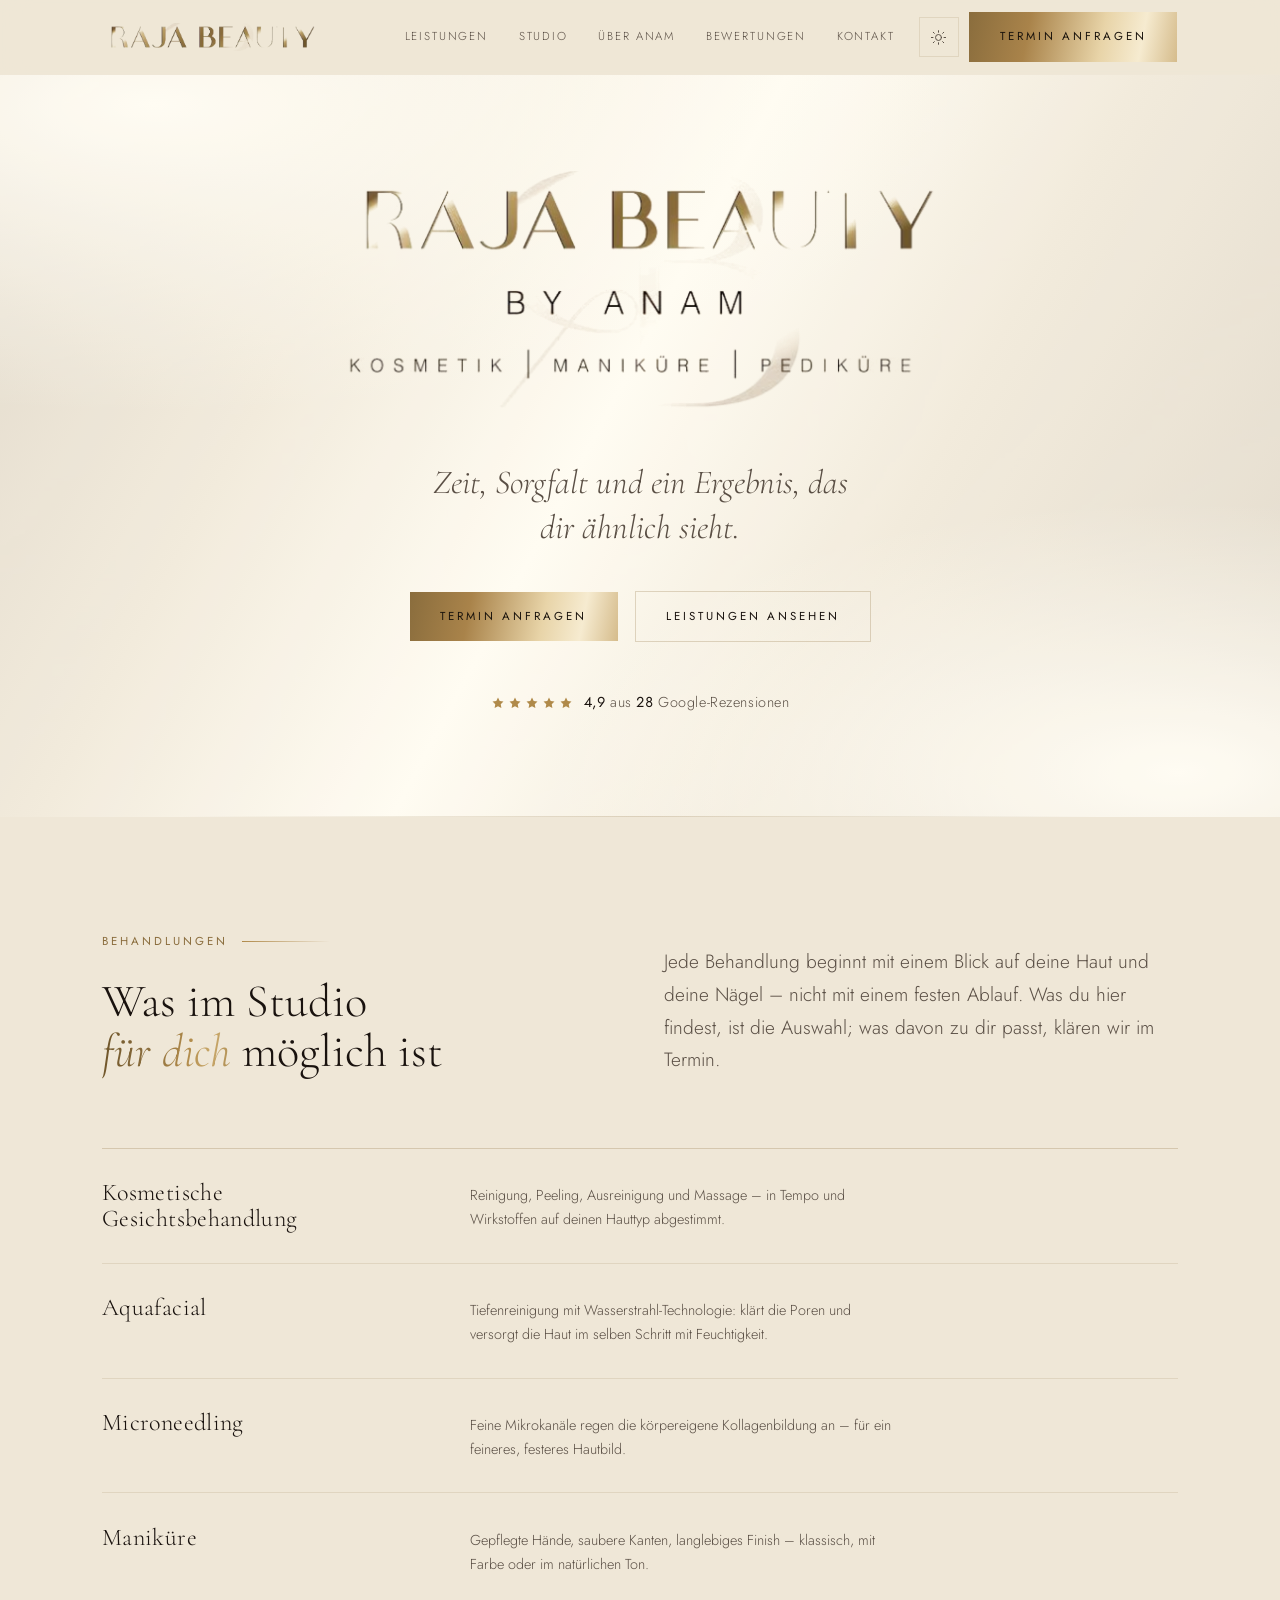
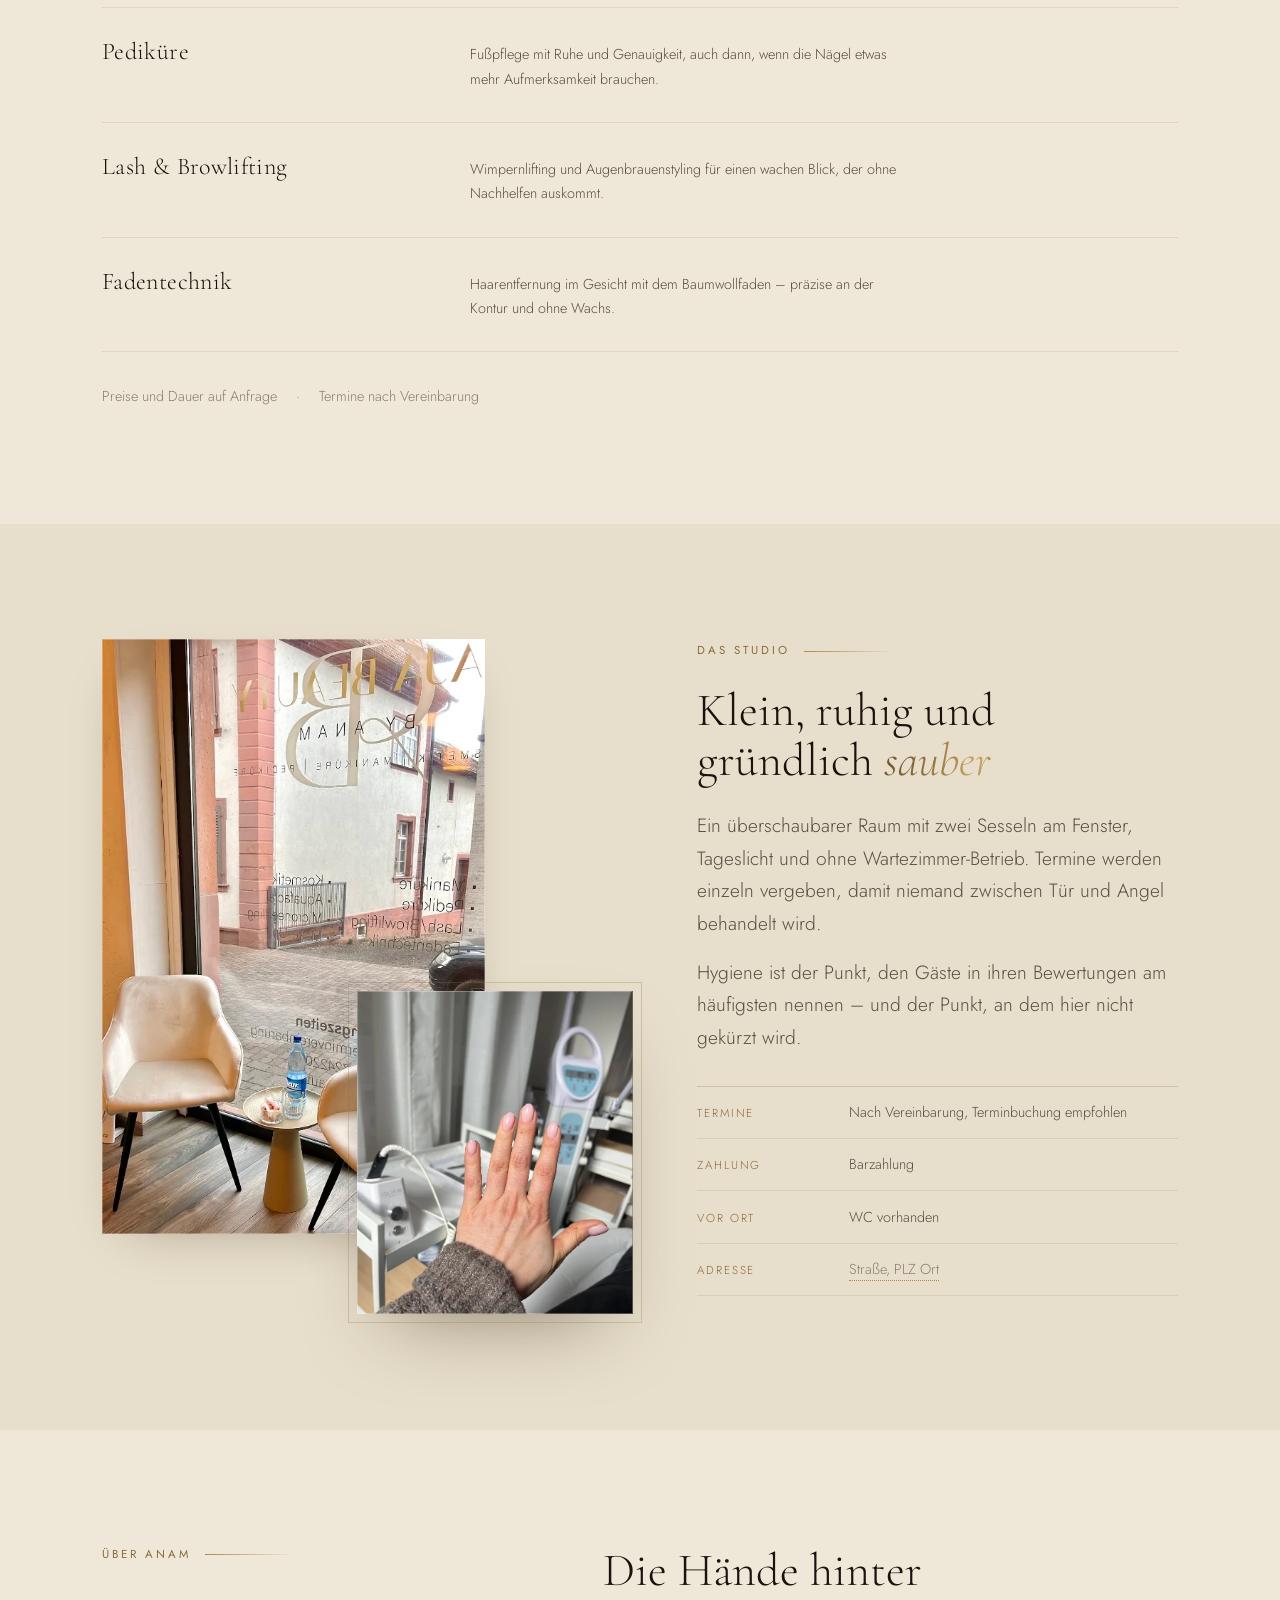
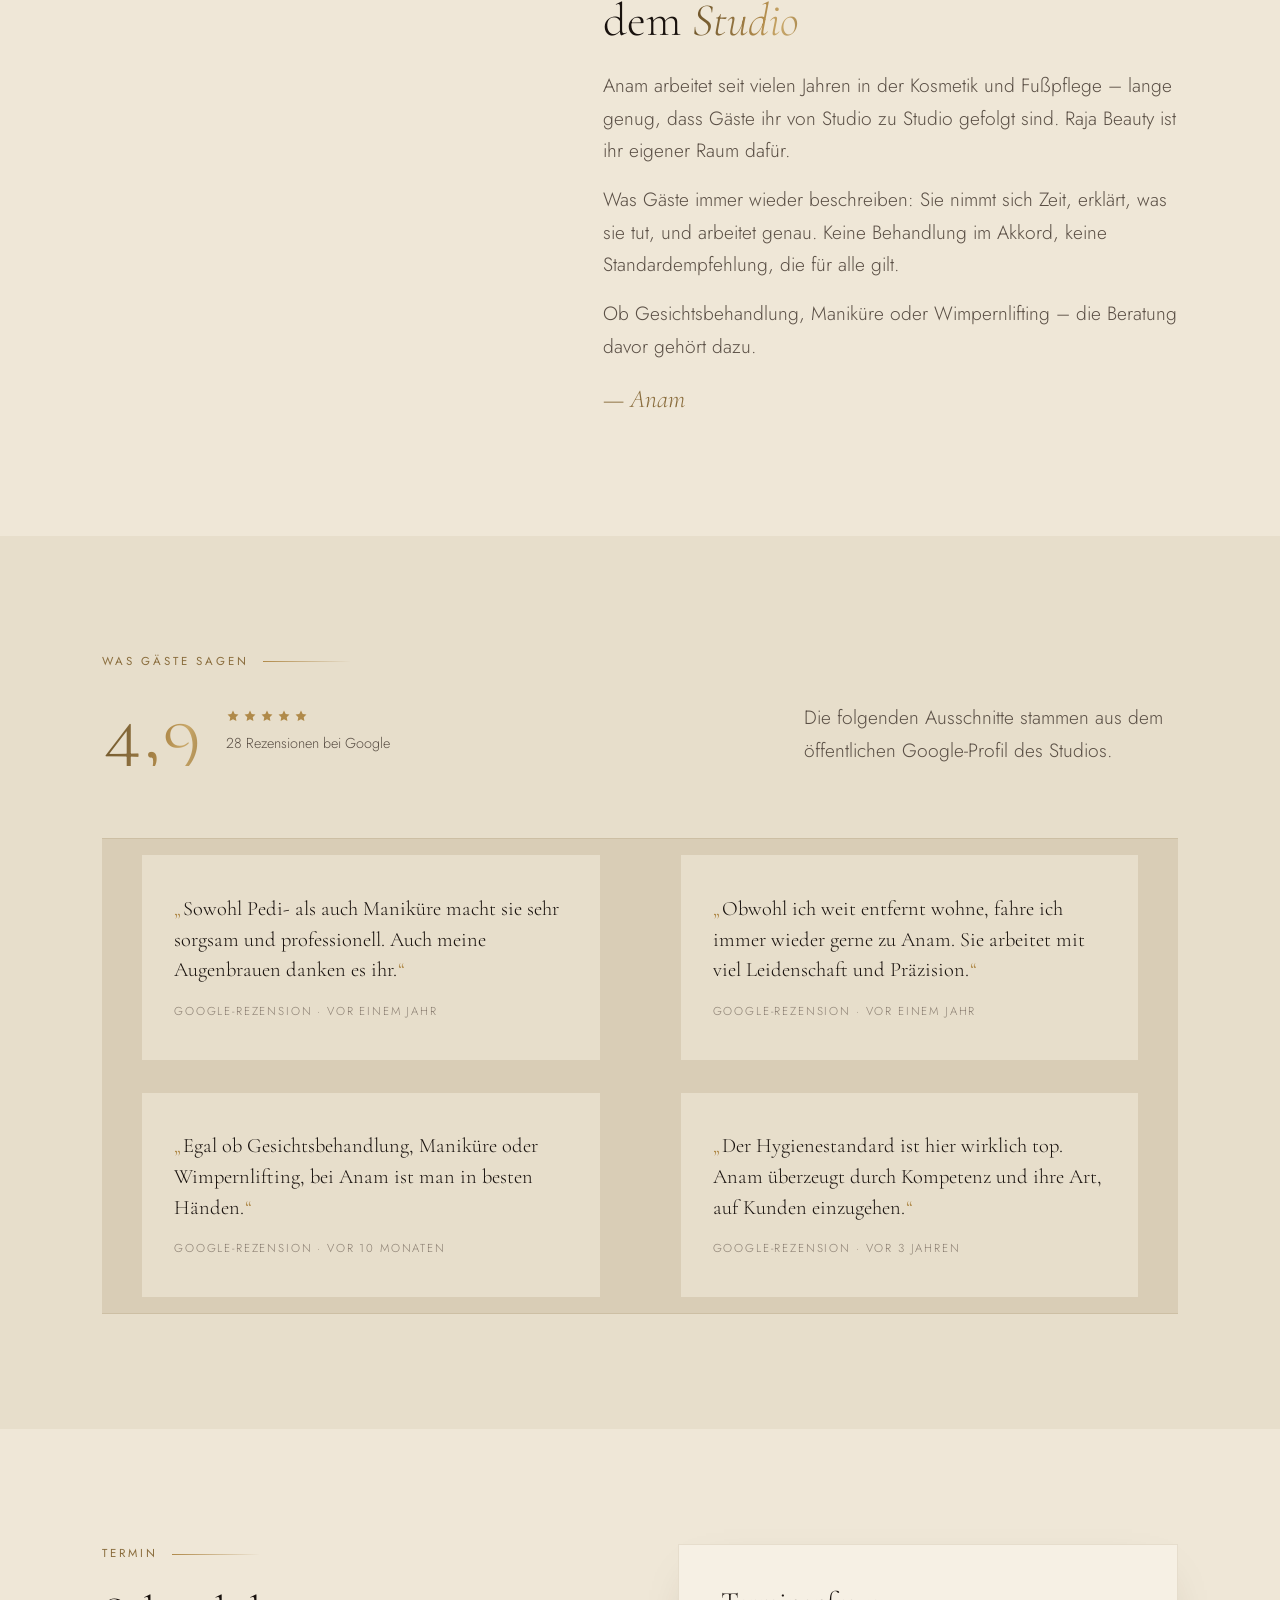
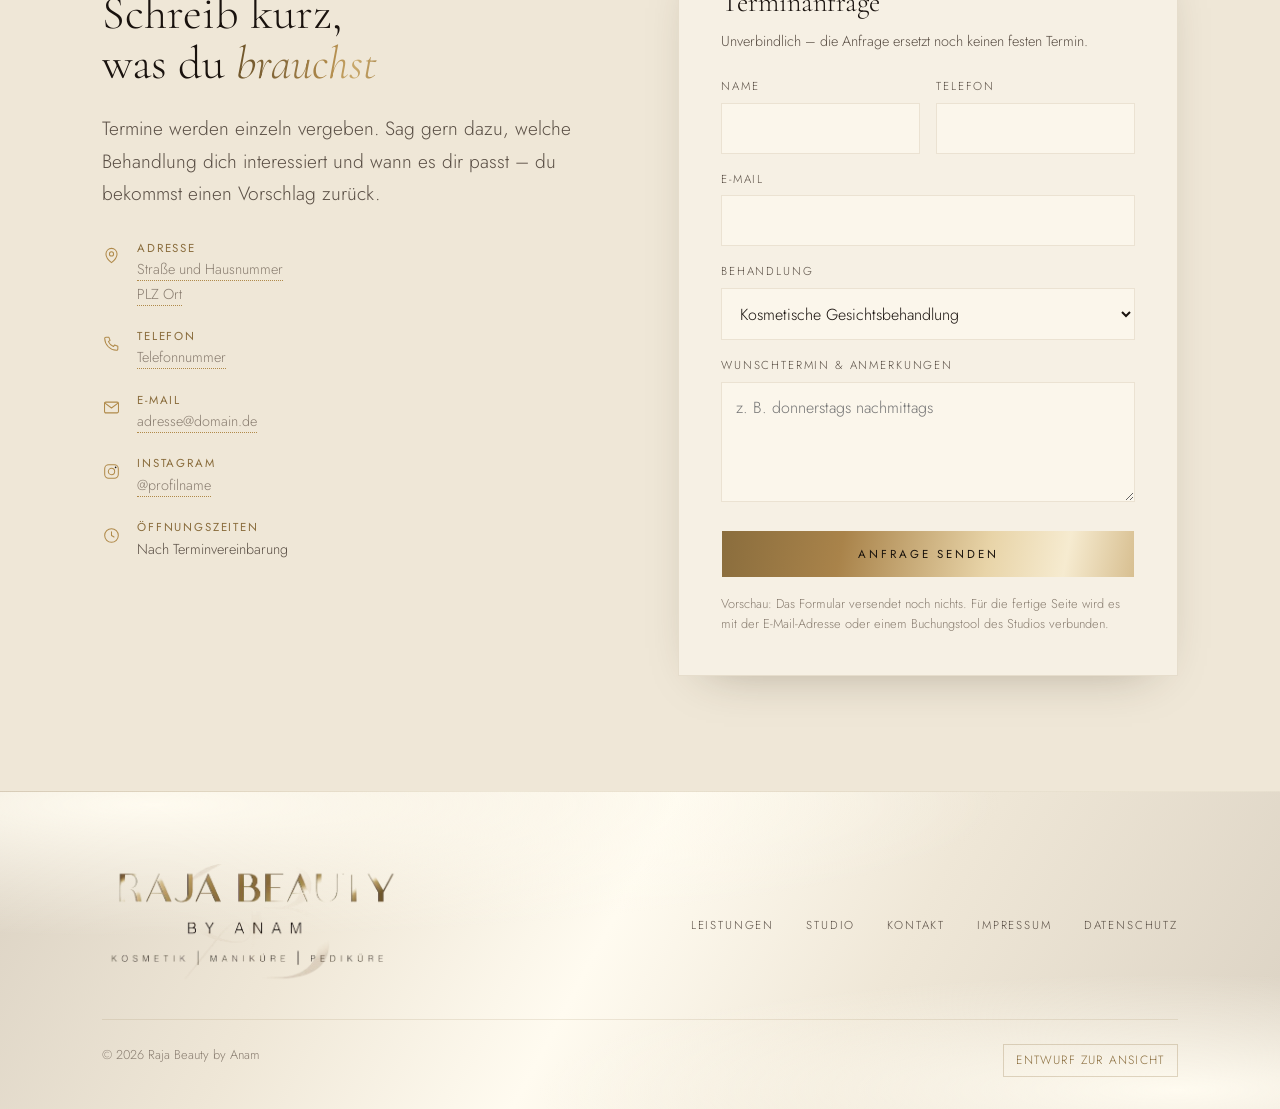
<file: index.html>
<!doctype html>
<html lang="de">
<head>
<meta charset="utf-8">
<meta name="viewport" content="width=device-width, initial-scale=1, viewport-fit=cover">
<title>Raja Beauty by Anam</title>
<meta name="description" content="Kosmetik, Maniküre und Pediküre bei Raja Beauty by Anam – ein kleines Studio mit viel Zeit, hohem Hygienestandard und Behandlungen, die auf dich abgestimmt sind.">
<meta name="theme-color" content="#EFE7D7">

<meta property="og:type" content="website">
<meta property="og:locale" content="de_DE">
<meta property="og:title" content="Raja Beauty by Anam">
<meta property="og:description" content="Kosmetik, Maniküre und Pediküre – mit Sorgfalt, Zeit und Präzision.">
<meta property="og:url" content="https://emilianbleimn.github.io/Raja-Beauty/">
<meta property="og:image" content="https://emilianbleimn.github.io/Raja-Beauty/assets/img/studio.jpg">
<meta property="og:image:alt" content="Sitzecke am Schaufenster des Studios">
<meta name="twitter:card" content="summary_large_image">

<link rel="icon" href="data:image/svg+xml,%3Csvg xmlns='http://www.w3.org/2000/svg' viewBox='0 0 64 64'%3E%3Crect width='64' height='64' fill='%23EFE7D7'/%3E%3Ctext x='32' y='44' font-family='Georgia,serif' font-size='34' fill='%23A9834A' text-anchor='middle'%3ERB%3C/text%3E%3C/svg%3E">

<link rel="preconnect" href="https://fonts.googleapis.com">
<link rel="preconnect" href="https://fonts.gstatic.com" crossorigin>
<link rel="stylesheet" href="https://fonts.googleapis.com/css2?family=Cormorant+Garamond:ital,wght@0,300;0,400;0,500;1,300;1,400&family=Jost:wght@200;300;400;500&display=swap">
<link rel="stylesheet" href="assets/css/style.css">
</head>
<body>

<span id="top" aria-hidden="true"></span>

<svg width="0" height="0" aria-hidden="true" focusable="false" style="position:absolute">
  <symbol id="i-star" viewBox="0 0 24 24"><path d="M12 2.6l2.9 5.9 6.5.9-4.7 4.6 1.1 6.4-5.8-3-5.8 3 1.1-6.4L2.6 9.4l6.5-.9z"/></symbol>
</svg>

<header class="site-header">
  <div class="wrap header-inner">
    <a class="brand" href="#top" aria-label="Zur Startseite – Raja Beauty by Anam">
      <img class="logo-light" src="assets/img/wordmark.png" alt="Raja Beauty" width="605" height="78">
      <img class="logo-dark" src="assets/img/wordmark-dark.png" alt="" aria-hidden="true" width="605" height="78">
    </a>

    <nav class="nav" id="nav" aria-label="Hauptnavigation">
      <a href="#leistungen">Leistungen</a>
      <a href="#studio">Studio</a>
      <a href="#anam">Über Anam</a>
      <a href="#bewertungen">Bewertungen</a>
      <a href="#kontakt">Kontakt</a>
    </nav>

    <div class="header-actions">
      <button class="icon-btn" id="theme-toggle" type="button" aria-label="Helles oder dunkles Design" title="Design wechseln">
        <svg viewBox="0 0 24 24" aria-hidden="true"><circle cx="12" cy="12" r="4.2"/><path d="M12 2.4v2.2M12 19.4v2.2M4.2 12H2M22 12h-2.2M6.1 6.1L4.6 4.6M19.4 19.4l-1.5-1.5M17.9 6.1l1.5-1.5M4.6 19.4l1.5-1.5"/></svg>
      </button>
      <a class="btn btn--solid header-cta" href="#kontakt"><span>Termin anfragen</span></a>
      <button class="icon-btn nav-toggle" id="nav-toggle" type="button" aria-label="Menü öffnen" aria-expanded="false" aria-controls="nav">
        <svg viewBox="0 0 24 24" aria-hidden="true"><path d="M3.5 7h17M3.5 12h17M3.5 17h17"/></svg>
      </button>
    </div>
  </div>
</header>

<main>

  <!-- ================= HELD ================= -->
  <section class="hero">
    <div class="wrap hero-inner">
      <div class="hero-logo">
        <img class="logo-light" src="assets/img/logo.png" alt="Raja Beauty by Anam – Kosmetik, Maniküre, Pediküre" width="625" height="255" fetchpriority="high">
        <img class="logo-dark" src="assets/img/logo-dark.png" alt="" aria-hidden="true" width="625" height="255">
      </div>

      <p class="hero-tagline">Zeit, Sorgfalt und ein Ergebnis, das dir ähnlich sieht.</p>

      <div class="hero-actions">
        <a class="btn btn--solid" href="#kontakt"><span>Termin anfragen</span></a>
        <a class="btn btn--ghost" href="#leistungen"><span>Leistungen ansehen</span></a>
      </div>

      <p class="hero-rating">
        <span class="stars" role="img" aria-label="4,9 von 5 Sternen">
          <svg><use href="#i-star"></use></svg><svg><use href="#i-star"></use></svg><svg><use href="#i-star"></use></svg><svg><use href="#i-star"></use></svg><svg><use href="#i-star"></use></svg>
        </span>
        <span><strong>4,9</strong> aus <strong>28</strong> Google-Rezensionen</span>
      </p>
    </div>
  </section>

  <!-- ================= LEISTUNGEN ================= -->
  <section class="section" id="leistungen">
    <div class="wrap">
      <div class="menu-head reveal">
        <div>
          <p class="eyebrow">Behandlungen</p>
          <h2 style="font-size:var(--fs-h2)">Was im Studio<br><em class="foil" style="font-style:italic">für dich</em> möglich ist</h2>
        </div>
        <p class="lead">Jede Behandlung beginnt mit einem Blick auf deine Haut und deine Nägel – nicht mit einem festen Ablauf. Was du hier findest, ist die Auswahl; was davon zu dir passt, klären wir im Termin.</p>
      </div>

      <div class="treatments reveal">
        <article class="treatment">
          <h3>Kosmetische Gesichtsbehandlung</h3>
          <p>Reinigung, Peeling, Ausreinigung und Massage – in Tempo und Wirkstoffen auf deinen Hauttyp abgestimmt.</p>
        </article>
        <article class="treatment">
          <h3>Aquafacial</h3>
          <p>Tiefenreinigung mit Wasserstrahl-Technologie: klärt die Poren und versorgt die Haut im selben Schritt mit Feuchtigkeit.</p>
        </article>
        <article class="treatment">
          <h3>Microneedling</h3>
          <p>Feine Mikrokanäle regen die körpereigene Kollagenbildung an – für ein feineres, festeres Hautbild.</p>
        </article>
        <article class="treatment">
          <h3>Maniküre</h3>
          <p>Gepflegte Hände, saubere Kanten, langlebiges Finish – klassisch, mit Farbe oder im natürlichen Ton.</p>
        </article>
        <article class="treatment">
          <h3>Pediküre</h3>
          <p>Fußpflege mit Ruhe und Genauigkeit, auch dann, wenn die Nägel etwas mehr Aufmerksamkeit brauchen.</p>
        </article>
        <article class="treatment">
          <h3>Lash&nbsp;&amp;&nbsp;Browlifting</h3>
          <p>Wimpernlifting und Augenbrauenstyling für einen wachen Blick, der ohne Nachhelfen auskommt.</p>
        </article>
        <article class="treatment">
          <h3>Fadentechnik</h3>
          <p>Haarentfernung im Gesicht mit dem Baumwollfaden – präzise an der Kontur und ohne Wachs.</p>
        </article>
      </div>

      <p class="menu-note reveal">
        <span>Preise und Dauer auf Anfrage</span>
        <span aria-hidden="true">·</span>
        <span>Termine nach Vereinbarung</span>
      </p>
    </div>
  </section>

  <!-- ================= STUDIO ================= -->
  <section class="section studio" id="studio">
    <div class="wrap studio-grid">
      <div class="studio-frames reveal">
        <figure class="frame frame--main" style="margin:0">
          <picture>
            <source srcset="assets/img/studio.webp" type="image/webp">
            <img src="assets/img/studio.jpg" alt="Sitzecke am Schaufenster des Studios mit zwei cremefarbenen Sesseln" width="538" height="836" loading="lazy">
          </picture>
        </figure>
        <figure class="frame frame--inset" style="margin:0">
          <picture>
            <source srcset="assets/img/nails.webp" type="image/webp">
            <img src="assets/img/nails.jpg" alt="Hand mit zartrosa Maniküre im Behandlungsraum" width="719" height="841" loading="lazy">
          </picture>
        </figure>
      </div>

      <div class="studio-copy reveal">
        <p class="eyebrow">Das Studio</p>
        <h2>Klein, ruhig und<br>gründlich <em class="foil" style="font-style:italic">sauber</em></h2>
        <p class="lead">Ein überschaubarer Raum mit zwei Sesseln am Fenster, Tageslicht und ohne Wartezimmer-Betrieb. Termine werden einzeln vergeben, damit niemand zwischen Tür und Angel behandelt wird.</p>
        <p class="lead" style="margin-top:var(--s3)">Hygiene ist der Punkt, den Gäste in ihren Bewertungen am häufigsten nennen – und der Punkt, an dem hier nicht gekürzt wird.</p>

        <dl class="facts">
          <div class="fact"><dt>Termine</dt><dd>Nach Vereinbarung, Terminbuchung empfohlen</dd></div>
          <div class="fact"><dt>Zahlung</dt><dd>Barzahlung</dd></div>
          <div class="fact"><dt>Vor Ort</dt><dd>WC vorhanden</dd></div>
          <div class="fact"><dt>Adresse</dt><dd><span class="ph">Straße, PLZ Ort</span></dd></div>
        </dl>
      </div>
    </div>
  </section>

  <!-- ================= ÜBER ANAM ================= -->
  <section class="section" id="anam">
    <div class="wrap about-grid">
      <div class="reveal">
        <p class="eyebrow">Über Anam</p>
      </div>
      <div class="about-copy reveal">
        <h2>Die Hände hinter<br>dem <em class="foil" style="font-style:italic">Studio</em></h2>
        <p class="lead">Anam arbeitet seit vielen Jahren in der Kosmetik und Fußpflege – lange genug, dass Gäste ihr von Studio zu Studio gefolgt sind. Raja Beauty ist ihr eigener Raum dafür.</p>
        <p class="lead">Was Gäste immer wieder beschreiben: Sie nimmt sich Zeit, erklärt, was sie tut, und arbeitet genau. Keine Behandlung im Akkord, keine Standardempfehlung, die für alle gilt.</p>
        <p class="lead">Ob Gesichtsbehandlung, Maniküre oder Wimpernlifting – die Beratung davor gehört dazu.</p>
        <p class="signature">— Anam</p>
      </div>
    </div>
  </section>

  <!-- ================= BEWERTUNGEN ================= -->
  <section class="section reviews" id="bewertungen">
    <div class="wrap">
      <div class="reviews-head reveal">
        <div>
          <p class="eyebrow">Was Gäste sagen</p>
          <div class="score">
            <div class="score-value foil">4,9</div>
            <div class="score-meta">
              <div class="stars" role="img" aria-label="4,9 von 5 Sternen">
                <svg><use href="#i-star"></use></svg><svg><use href="#i-star"></use></svg><svg><use href="#i-star"></use></svg><svg><use href="#i-star"></use></svg><svg><use href="#i-star"></use></svg>
              </div>
              <div>28 Rezensionen bei Google</div>
            </div>
          </div>
        </div>
        <p class="lead" style="max-width:34ch">Die folgenden Ausschnitte stammen aus dem öffentlichen Google-Profil des Studios.</p>
      </div>

      <div class="quotes reveal">
        <figure class="quote">
          <blockquote>Sowohl Pedi- als auch Maniküre macht sie sehr sorgsam und professionell. Auch meine Augenbrauen danken es ihr.</blockquote>
          <figcaption>Google-Rezension · vor einem Jahr</figcaption>
        </figure>
        <figure class="quote">
          <blockquote>Obwohl ich weit entfernt wohne, fahre ich immer wieder gerne zu Anam. Sie arbeitet mit viel Leidenschaft und Präzision.</blockquote>
          <figcaption>Google-Rezension · vor einem Jahr</figcaption>
        </figure>
        <figure class="quote">
          <blockquote>Egal ob Gesichtsbehandlung, Maniküre oder Wimpernlifting, bei Anam ist man in besten Händen.</blockquote>
          <figcaption>Google-Rezension · vor 10 Monaten</figcaption>
        </figure>
        <figure class="quote">
          <blockquote>Der Hygienestandard ist hier wirklich top. Anam überzeugt durch Kompetenz und ihre Art, auf Kunden einzugehen.</blockquote>
          <figcaption>Google-Rezension · vor 3 Jahren</figcaption>
        </figure>
      </div>
    </div>
  </section>

  <!-- ================= KONTAKT ================= -->
  <section class="section" id="kontakt">
    <div class="wrap contact-grid">
      <div class="contact-copy reveal">
        <p class="eyebrow">Termin</p>
        <h2>Schreib kurz,<br>was du <em class="foil" style="font-style:italic">brauchst</em></h2>
        <p class="lead">Termine werden einzeln vergeben. Sag gern dazu, welche Behandlung dich interessiert und wann es dir passt – du bekommst einen Vorschlag zurück.</p>

        <div class="contact-list">
          <div class="contact-item">
            <svg viewBox="0 0 24 24" aria-hidden="true"><path d="M12 21s7-5.5 7-11a7 7 0 10-14 0c0 5.5 7 11 7 11z"/><circle cx="12" cy="10" r="2.6"/></svg>
            <div><h3>Adresse</h3><p><span class="ph">Straße und Hausnummer</span><br><span class="ph">PLZ Ort</span></p></div>
          </div>
          <div class="contact-item">
            <svg viewBox="0 0 24 24" aria-hidden="true"><path d="M5 4h3.6l1.6 4-2.1 1.6a12.4 12.4 0 006.3 6.3L16 13.8l4 1.6V19a1.6 1.6 0 01-1.8 1.6A15.4 15.4 0 013.4 5.8 1.6 1.6 0 015 4z"/></svg>
            <div><h3>Telefon</h3><p><span class="ph">Telefonnummer</span></p></div>
          </div>
          <div class="contact-item">
            <svg viewBox="0 0 24 24" aria-hidden="true"><rect x="3.2" y="5.2" width="17.6" height="13.6" rx="1.6"/><path d="M3.8 6.4L12 12.6l8.2-6.2"/></svg>
            <div><h3>E-Mail</h3><p><span class="ph">adresse@domain.de</span></p></div>
          </div>
          <div class="contact-item">
            <svg viewBox="0 0 24 24" aria-hidden="true"><rect x="3.4" y="3.4" width="17.2" height="17.2" rx="5"/><circle cx="12" cy="12" r="4"/><circle cx="17.2" cy="6.8" r="1.05" fill="currentColor" stroke="none"/></svg>
            <div><h3>Instagram</h3><p><span class="ph">@profilname</span></p></div>
          </div>
          <div class="contact-item">
            <svg viewBox="0 0 24 24" aria-hidden="true"><circle cx="12" cy="12" r="8.6"/><path d="M12 7.2V12l3.2 1.9"/></svg>
            <div><h3>Öffnungszeiten</h3><p>Nach Terminvereinbarung</p></div>
          </div>
        </div>
      </div>

      <div class="form-card reveal">
        <h3>Terminanfrage</h3>
        <p>Unverbindlich – die Anfrage ersetzt noch keinen festen Termin.</p>

        <form id="termin-form" novalidate>
          <div class="field-row">
            <div class="field">
              <label for="f-name">Name</label>
              <input id="f-name" name="name" type="text" autocomplete="name" required>
            </div>
            <div class="field">
              <label for="f-tel">Telefon</label>
              <input id="f-tel" name="tel" type="tel" autocomplete="tel">
            </div>
          </div>

          <div class="field">
            <label for="f-mail">E-Mail</label>
            <input id="f-mail" name="email" type="email" autocomplete="email" required>
          </div>

          <div class="field">
            <label for="f-leistung">Behandlung</label>
            <select id="f-leistung" name="leistung">
              <option>Kosmetische Gesichtsbehandlung</option>
              <option>Aquafacial</option>
              <option>Microneedling</option>
              <option>Maniküre</option>
              <option>Pediküre</option>
              <option>Lash &amp; Browlifting</option>
              <option>Fadentechnik</option>
              <option>Beratung / noch unklar</option>
            </select>
          </div>

          <div class="field">
            <label for="f-text">Wunschtermin &amp; Anmerkungen</label>
            <textarea id="f-text" name="nachricht" rows="4" placeholder="z. B. donnerstags nachmittags"></textarea>
          </div>

          <button class="btn btn--solid" type="submit"><span>Anfrage senden</span></button>
          <p class="form-note" id="form-note">Vorschau: Das Formular versendet noch nichts. Für die fertige Seite wird es mit der E-Mail-Adresse oder einem Buchungstool des Studios verbunden.</p>
        </form>
      </div>
    </div>
  </section>

</main>

<footer class="site-footer">
  <div class="wrap">
    <div class="footer-top">
      <div class="footer-logo">
        <img class="logo-light" src="assets/img/logo.png" alt="Raja Beauty by Anam" width="625" height="255" loading="lazy">
        <img class="logo-dark" src="assets/img/logo-dark.png" alt="" aria-hidden="true" width="625" height="255" loading="lazy">
      </div>
      <nav class="footer-links" aria-label="Rechtliches">
        <a href="#leistungen">Leistungen</a>
        <a href="#studio">Studio</a>
        <a href="#kontakt">Kontakt</a>
        <a href="#" aria-disabled="true">Impressum</a>
        <a href="#" aria-disabled="true">Datenschutz</a>
      </nav>
    </div>
    <div class="footer-bottom">
      <span>© <span id="jahr">2026</span> Raja Beauty by Anam</span>
      <span class="preview-badge">Entwurf zur Ansicht</span>
    </div>
  </div>
</footer>

<script src="assets/js/main.js" defer></script>
</body>
</html>
</file>
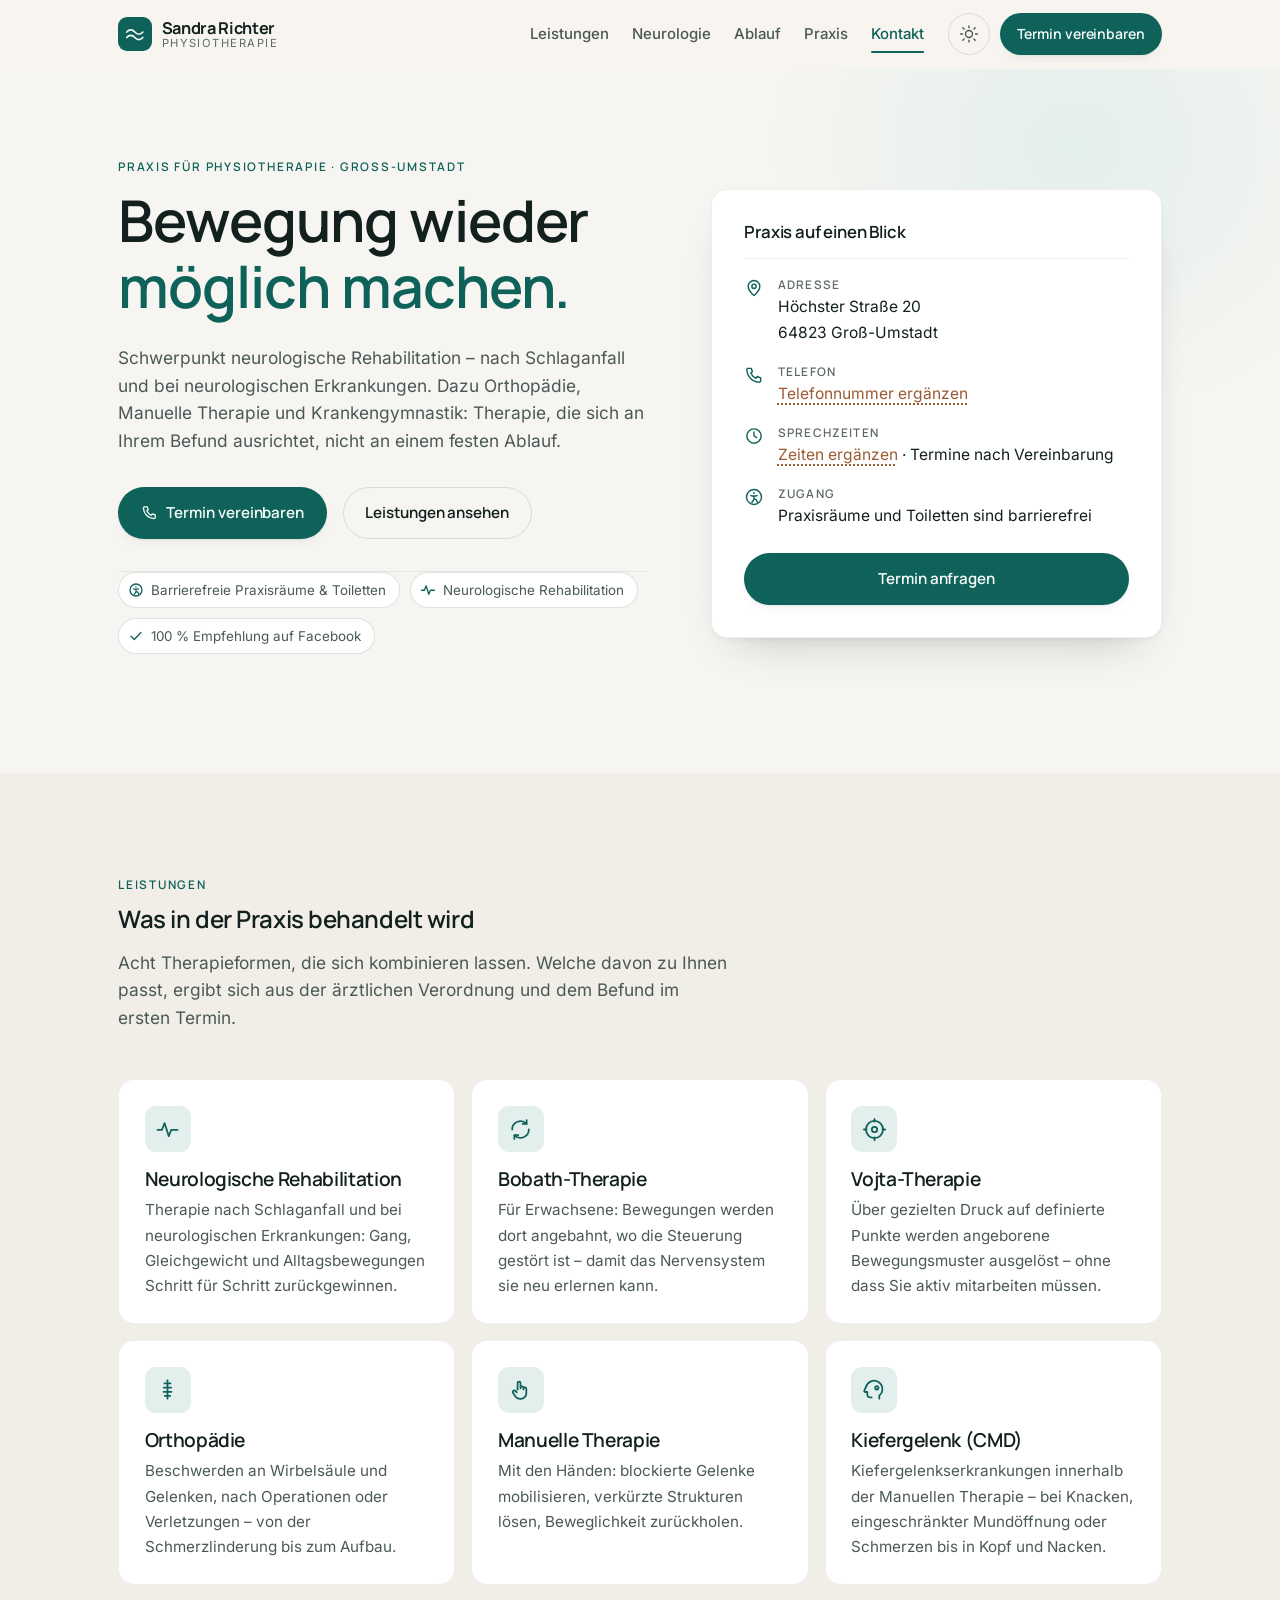
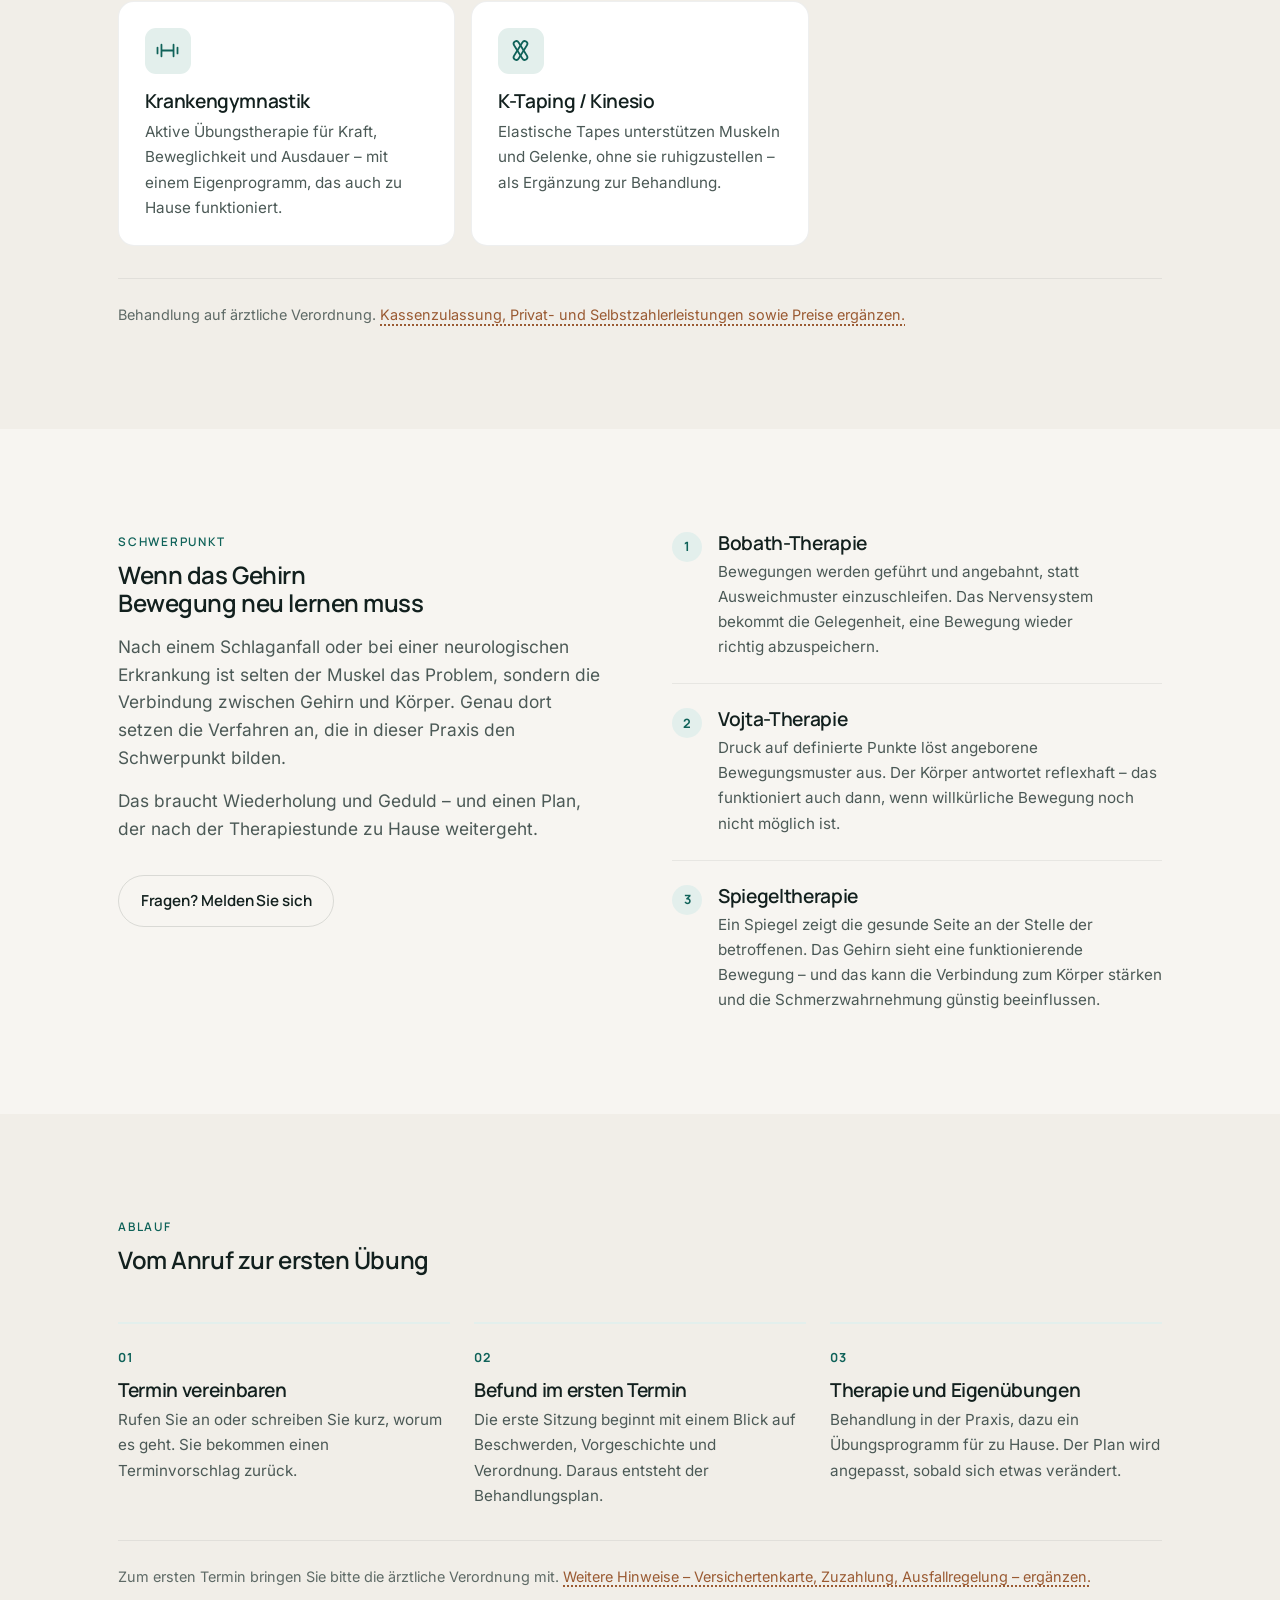
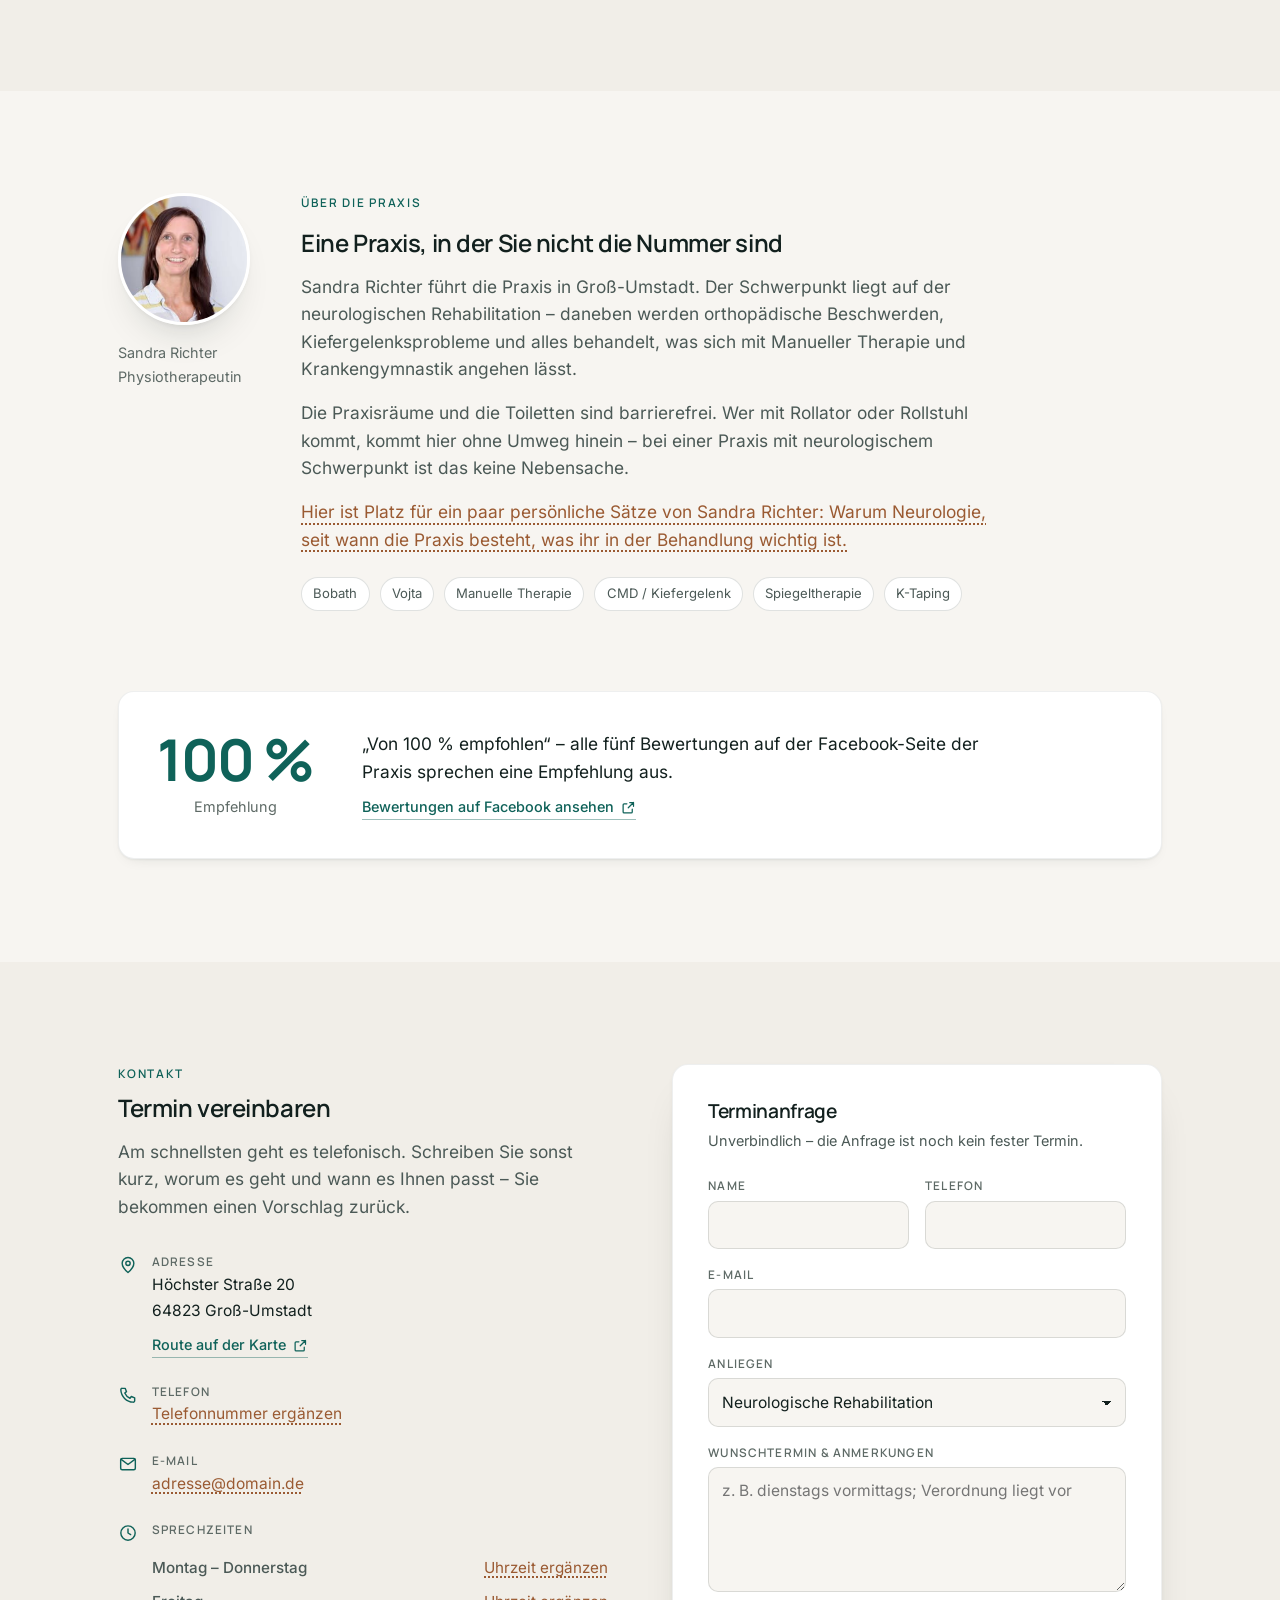
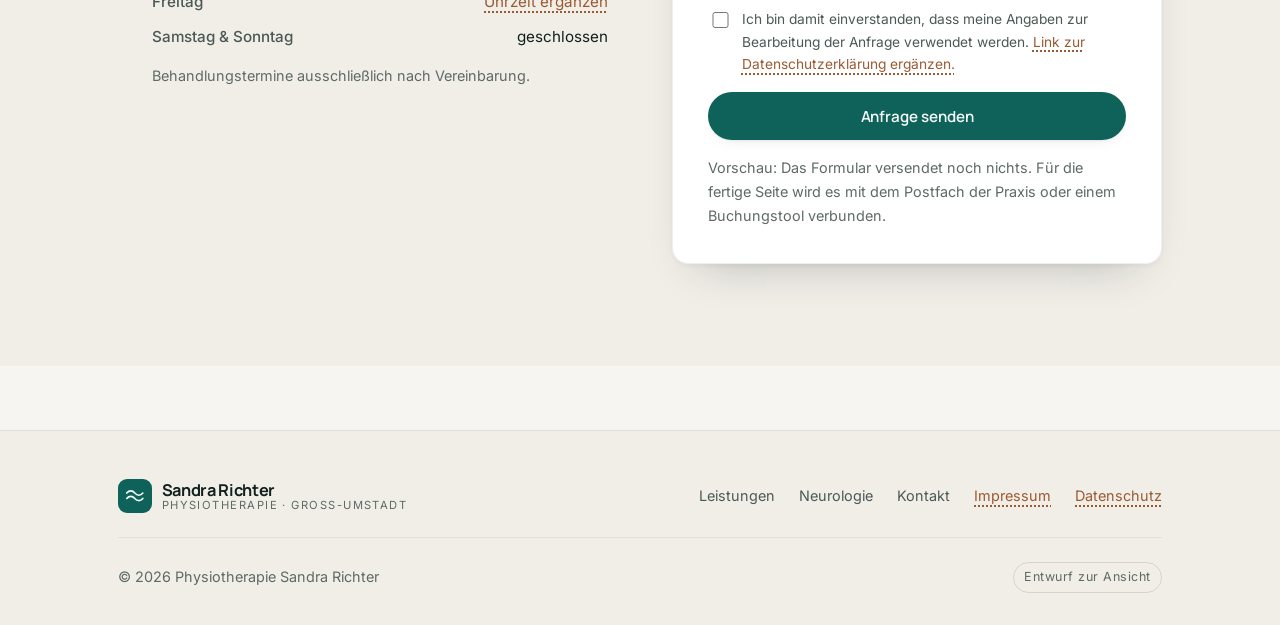
<file: physio-richter/index.html>
<!doctype html>
<html lang="de">
<head>
<meta charset="utf-8">
<meta name="viewport" content="width=device-width, initial-scale=1, viewport-fit=cover">
<title>Physiotherapie Sandra Richter – Groß-Umstadt</title>
<meta name="description" content="Praxis für Physiotherapie in Groß-Umstadt. Schwerpunkt neurologische Rehabilitation – Bobath, Vojta, Spiegeltherapie – dazu Orthopädie, Manuelle Therapie, Krankengymnastik und K-Taping. Barrierefreie Praxisräume.">
<meta name="theme-color" content="#F7F5F1" media="(prefers-color-scheme: light)">
<meta name="theme-color" content="#0D1817" media="(prefers-color-scheme: dark)">

<meta property="og:type" content="website">
<meta property="og:locale" content="de_DE">
<meta property="og:site_name" content="Physiotherapie Sandra Richter">
<meta property="og:title" content="Physiotherapie Sandra Richter – Groß-Umstadt">
<meta property="og:description" content="Neurologische Rehabilitation, Orthopädie und Manuelle Therapie in Groß-Umstadt. Barrierefreie Praxisräume.">
<meta property="og:url" content="https://emilianbleimn.github.io/Raja-Beauty/physio-richter/">
<meta name="twitter:card" content="summary">

<link rel="icon" href="data:image/svg+xml,%3Csvg xmlns='http://www.w3.org/2000/svg' viewBox='0 0 64 64'%3E%3Crect width='64' height='64' rx='14' fill='%230F6259'/%3E%3Ctext x='32' y='42' font-family='Segoe UI,Helvetica,Arial,sans-serif' font-size='27' font-weight='700' fill='%23F4FAF8' text-anchor='middle'%3ESR%3C/text%3E%3C/svg%3E">

<!-- Schriften liegen auf der eigenen Domain, es wird nichts an Dritte gesendet. -->
<link rel="preload" href="assets/fonts/inter-latin.woff2" as="font" type="font/woff2" crossorigin>
<link rel="preload" href="assets/fonts/manrope-latin.woff2" as="font" type="font/woff2" crossorigin>
<link rel="stylesheet" href="assets/css/style.css">
</head>
<body>

<a class="skip-link" href="#inhalt">Zum Inhalt springen</a>
<span id="start" aria-hidden="true"></span>

<!-- Symbolvorrat: einmal definiert, mehrfach verwendet -->
<svg width="0" height="0" aria-hidden="true" focusable="false" style="position:absolute">
  <defs>
    <symbol id="i-pin" viewBox="0 0 24 24"><path d="M12 21s7-5.6 7-11a7 7 0 10-14 0c0 5.4 7 11 7 11z"/><circle cx="12" cy="10" r="2.6"/></symbol>
    <symbol id="i-phone" viewBox="0 0 24 24"><path d="M5 4h3.6l1.6 4-2.1 1.6a12.4 12.4 0 006.3 6.3L16 13.8l4 1.6V19a1.6 1.6 0 01-1.8 1.6A15.4 15.4 0 013.4 5.8 1.6 1.6 0 015 4z"/></symbol>
    <symbol id="i-mail" viewBox="0 0 24 24"><rect x="3.2" y="5.2" width="17.6" height="13.6" rx="1.8"/><path d="M3.8 6.4L12 12.6l8.2-6.2"/></symbol>
    <symbol id="i-clock" viewBox="0 0 24 24"><circle cx="12" cy="12" r="8.6"/><path d="M12 7.2V12l3.2 1.9"/></symbol>
    <symbol id="i-check" viewBox="0 0 24 24"><path d="M4.6 12.4l4.8 4.8 10-10.4"/></symbol>
    <symbol id="i-access" viewBox="0 0 24 24"><circle cx="12" cy="12" r="9"/><circle cx="12" cy="7.3" r="1.15" fill="currentColor" stroke="none"/><path d="M8.2 10.3c2.5.75 5.1.75 7.6 0M12 10.7v4.1h2.5l1.6 3.5M12 14.8l-2.5 3.5"/></symbol>
    <symbol id="i-pulse" viewBox="0 0 24 24"><path d="M2.4 12.4h4.2L9.2 5.8l4 12.6 2.4-6h6"/></symbol>
    <symbol id="i-target" viewBox="0 0 24 24"><circle cx="12" cy="12" r="8.2"/><circle cx="12" cy="12" r="2.6"/><path d="M12 1.8v2.6M12 19.6v2.6M1.8 12h2.6M19.6 12h2.6"/></symbol>
    <symbol id="i-move" viewBox="0 0 24 24"><path d="M20 12a8 8 0 01-13.7 5.6"/><path d="M4 12a8 8 0 0113.7-5.6"/><path d="M17.9 2.9v3.8h-3.8M6.1 21.1v-3.8h3.8"/></symbol>
    <symbol id="i-spine" viewBox="0 0 24 24"><path d="M12 3.2v17.6"/><path d="M9.1 6.2h5.8M8.5 10.2h7M8.2 14.2h7.6M9.4 18.2h5.2"/></symbol>
    <symbol id="i-hand" viewBox="0 0 24 24"><path d="M9.2 12.2V5.8a1.4 1.4 0 012.8 0v5.1M12 10.5a1.4 1.4 0 012.8 0v1.4M14.8 11.4a1.4 1.4 0 012.8 0v4.3a5.2 5.2 0 01-5.2 5.2h-1.1a5.2 5.2 0 01-4.4-2.4l-2-3.2a1.5 1.5 0 012.4-1.8l1.1 1.3"/></symbol>
    <symbol id="i-jaw" viewBox="0 0 24 24"><path d="M16.6 20.8v-3a8 8 0 10-12.8-8.2L2.2 13a1 1 0 00.9 1.4h2v2.6a2.6 2.6 0 002.6 2.6h1.5"/><circle cx="14.2" cy="10.4" r="1.6"/></symbol>
    <symbol id="i-dumbbell" viewBox="0 0 24 24"><path d="M2.4 9.2v5.6M6.2 6.4v11.2M17.8 6.4v11.2M21.6 9.2v5.6M6.2 12h11.6"/></symbol>
    <symbol id="i-tape" viewBox="0 0 24 24"><rect x="9.4" y="1.9" width="5.2" height="20.2" rx="2.6" transform="rotate(32 12 12)"/><rect x="9.4" y="1.9" width="5.2" height="20.2" rx="2.6" transform="rotate(-32 12 12)"/></symbol>
    <symbol id="i-wave" viewBox="0 0 24 24"><path d="M2 9.2c2.7-3.3 6.5-3.3 9.2 0s6.5 3.3 9.2 0"/><path d="M2 15.4c2.7-3.3 6.5-3.3 9.2 0s6.5 3.3 9.2 0"/></symbol>
    <symbol id="i-external" viewBox="0 0 24 24"><path d="M14 4h6v6M20 4l-8.4 8.4"/><path d="M18 14.6V19a1.6 1.6 0 01-1.6 1.6H5A1.6 1.6 0 013.4 19V7.6A1.6 1.6 0 015 6h4.4"/></symbol>
  </defs>
</svg>

<header class="site-header">
  <div class="wrap header-inner">
    <a class="brand" href="#start" aria-label="Zum Seitenanfang – Physiotherapie Sandra Richter">
      <span class="brand-mark" aria-hidden="true">
        <svg viewBox="0 0 24 24"><use href="#i-wave"></use></svg>
      </span>
      <span class="brand-text">
        <span class="brand-name">Sandra Richter</span>
        <span class="brand-sub">Physiotherapie</span>
      </span>
    </a>

    <nav class="nav" id="nav" aria-label="Hauptnavigation">
      <a href="#leistungen">Leistungen</a>
      <a href="#neurologie">Neurologie</a>
      <a href="#ablauf">Ablauf</a>
      <a href="#praxis">Praxis</a>
      <a href="#kontakt">Kontakt</a>
      <a class="btn btn--solid nav-cta" href="#kontakt">Termin vereinbaren</a>
    </nav>

    <div class="header-actions">
      <button class="icon-btn" id="theme-toggle" type="button" aria-label="Zu dunklem Design wechseln" title="Design wechseln">
        <svg viewBox="0 0 24 24" aria-hidden="true"><circle cx="12" cy="12" r="4.2"/><path d="M12 2.4v2.2M12 19.4v2.2M4.2 12H2M22 12h-2.2M6.1 6.1L4.6 4.6M19.4 19.4l-1.5-1.5M17.9 6.1l1.5-1.5M4.6 19.4l1.5-1.5"/></svg>
      </button>
      <a class="btn btn--solid btn--sm header-cta" href="#kontakt">Termin vereinbaren</a>
      <button class="icon-btn nav-toggle" id="nav-toggle" type="button" aria-label="Menü öffnen" aria-expanded="false" aria-controls="nav">
        <svg viewBox="0 0 24 24" aria-hidden="true"><path d="M3.5 7h17M3.5 12h17M3.5 17h17"/></svg>
      </button>
    </div>
  </div>
</header>

<main id="inhalt">

  <!-- ============================ HELD ============================ -->
  <section class="hero">
    <div class="wrap hero-inner">
      <div>
        <p class="eyebrow">Praxis für Physiotherapie · Groß-Umstadt</p>
        <h1>Bewegung wieder<br><em>möglich machen.</em></h1>
        <p class="lead">
          Schwerpunkt neurologische Rehabilitation – nach Schlaganfall und bei
          neurologischen Erkrankungen. Dazu Orthopädie, Manuelle Therapie und
          Krankengymnastik: Therapie, die sich an Ihrem Befund ausrichtet,
          nicht an einem festen Ablauf.
        </p>

        <div class="hero-actions">
          <a class="btn btn--solid" href="#kontakt">
            <svg viewBox="0 0 24 24" aria-hidden="true" fill="none" stroke="currentColor" stroke-width="1.8" stroke-linecap="round" stroke-linejoin="round"><use href="#i-phone"></use></svg>
            Termin vereinbaren
          </a>
          <a class="btn btn--ghost" href="#leistungen">Leistungen ansehen</a>
        </div>

        <ul class="hero-badges" style="list-style:none;padding:0">
          <li class="badge"><svg aria-hidden="true"><use href="#i-access"></use></svg>Barrierefreie Praxisräume &amp; Toiletten</li>
          <li class="badge"><svg aria-hidden="true"><use href="#i-pulse"></use></svg>Neurologische Rehabilitation</li>
          <li class="badge"><svg aria-hidden="true"><use href="#i-check"></use></svg>100 % Empfehlung auf Facebook</li>
        </ul>
      </div>

      <aside class="hero-card" aria-labelledby="ueberblick">
        <h2 id="ueberblick">Praxis auf einen Blick</h2>
        <dl class="info-list">
          <div class="info-row">
            <svg aria-hidden="true"><use href="#i-pin"></use></svg>
            <dt>Adresse</dt>
            <dd>Höchster Straße 20<br>64823 Groß-Umstadt</dd>
          </div>
          <div class="info-row">
            <svg aria-hidden="true"><use href="#i-phone"></use></svg>
            <dt>Telefon</dt>
            <dd><span class="tbd">Telefonnummer ergänzen</span></dd>
          </div>
          <div class="info-row">
            <svg aria-hidden="true"><use href="#i-clock"></use></svg>
            <dt>Sprechzeiten</dt>
            <dd><span class="tbd">Zeiten ergänzen</span> · Termine nach Vereinbarung</dd>
          </div>
          <div class="info-row">
            <svg aria-hidden="true"><use href="#i-access"></use></svg>
            <dt>Zugang</dt>
            <dd>Praxisräume und Toiletten sind barrierefrei</dd>
          </div>
        </dl>
        <a class="btn btn--solid" href="#kontakt">Termin anfragen</a>
      </aside>
    </div>
  </section>

  <!-- ========================= LEISTUNGEN ========================= -->
  <section class="section section--tint" id="leistungen">
    <div class="wrap">
      <div class="section-head reveal">
        <p class="eyebrow">Leistungen</p>
        <h2>Was in der Praxis behandelt wird</h2>
        <p class="lead">
          Acht Therapieformen, die sich kombinieren lassen. Welche davon zu
          Ihnen passt, ergibt sich aus der ärztlichen Verordnung und dem
          Befund im ersten Termin.
        </p>
      </div>

      <div class="cards reveal">
        <article class="card">
          <div class="card-icon"><svg aria-hidden="true"><use href="#i-pulse"></use></svg></div>
          <h3>Neurologische Rehabilitation</h3>
          <p>Therapie nach Schlaganfall und bei neurologischen Erkrankungen: Gang, Gleichgewicht und Alltagsbewegungen Schritt für Schritt zurückgewinnen.</p>
        </article>

        <article class="card">
          <div class="card-icon"><svg aria-hidden="true"><use href="#i-move"></use></svg></div>
          <h3>Bobath-Therapie</h3>
          <p>Für Erwachsene: Bewegungen werden dort angebahnt, wo die Steuerung gestört ist – damit das Nervensystem sie neu erlernen kann.</p>
        </article>

        <article class="card">
          <div class="card-icon"><svg aria-hidden="true"><use href="#i-target"></use></svg></div>
          <h3>Vojta-Therapie</h3>
          <p>Über gezielten Druck auf definierte Punkte werden angeborene Bewegungsmuster ausgelöst – ohne dass Sie aktiv mitarbeiten müssen.</p>
        </article>

        <article class="card">
          <div class="card-icon"><svg aria-hidden="true"><use href="#i-spine"></use></svg></div>
          <h3>Orthopädie</h3>
          <p>Beschwerden an Wirbelsäule und Gelenken, nach Operationen oder Verletzungen – von der Schmerzlinderung bis zum Aufbau.</p>
        </article>

        <article class="card">
          <div class="card-icon"><svg aria-hidden="true"><use href="#i-hand"></use></svg></div>
          <h3>Manuelle Therapie</h3>
          <p>Mit den Händen: blockierte Gelenke mobilisieren, verkürzte Strukturen lösen, Beweglichkeit zurückholen.</p>
        </article>

        <article class="card">
          <div class="card-icon"><svg aria-hidden="true"><use href="#i-jaw"></use></svg></div>
          <h3>Kiefergelenk (CMD)</h3>
          <p>Kiefergelenkserkrankungen innerhalb der Manuellen Therapie – bei Knacken, eingeschränkter Mundöffnung oder Schmerzen bis in Kopf und Nacken.</p>
        </article>

        <article class="card">
          <div class="card-icon"><svg aria-hidden="true"><use href="#i-dumbbell"></use></svg></div>
          <h3>Krankengymnastik</h3>
          <p>Aktive Übungstherapie für Kraft, Beweglichkeit und Ausdauer – mit einem Eigenprogramm, das auch zu Hause funktioniert.</p>
        </article>

        <article class="card">
          <div class="card-icon"><svg aria-hidden="true"><use href="#i-tape"></use></svg></div>
          <h3>K-Taping / Kinesio</h3>
          <p>Elastische Tapes unterstützen Muskeln und Gelenke, ohne sie ruhigzustellen – als Ergänzung zur Behandlung.</p>
        </article>
      </div>

      <p class="note-line reveal">
        Behandlung auf ärztliche Verordnung.
        <span class="tbd">Kassenzulassung, Privat- und Selbstzahlerleistungen sowie Preise ergänzen.</span>
      </p>
    </div>
  </section>

  <!-- ========================= NEUROLOGIE ========================= -->
  <section class="section" id="neurologie">
    <div class="wrap split">
      <div class="reveal">
        <p class="eyebrow">Schwerpunkt</p>
        <h2>Wenn das Gehirn Bewegung neu lernen muss</h2>
        <p class="lead" style="margin-top:var(--s3)">
          Nach einem Schlaganfall oder bei einer neurologischen Erkrankung ist
          selten der Muskel das Problem, sondern die Verbindung zwischen Gehirn
          und Körper. Genau dort setzen die Verfahren an, die in dieser Praxis
          den Schwerpunkt bilden.
        </p>
        <p class="lead" style="margin-top:var(--s3)">
          Das braucht Wiederholung und Geduld – und einen Plan, der nach der
          Therapiestunde zu Hause weitergeht.
        </p>
        <a class="btn btn--ghost" href="#kontakt" style="margin-top:var(--s5)">Fragen? Melden Sie sich</a>
      </div>

      <ol class="method-list reveal">
        <li class="method">
          <span class="method-num" aria-hidden="true">1</span>
          <div>
            <h3>Bobath-Therapie</h3>
            <p>Bewegungen werden geführt und angebahnt, statt Ausweichmuster einzuschleifen. Das Nervensystem bekommt die Gelegenheit, eine Bewegung wieder richtig abzuspeichern.</p>
          </div>
        </li>
        <li class="method">
          <span class="method-num" aria-hidden="true">2</span>
          <div>
            <h3>Vojta-Therapie</h3>
            <p>Druck auf definierte Punkte löst angeborene Bewegungsmuster aus. Der Körper antwortet reflexhaft – das funktioniert auch dann, wenn willkürliche Bewegung noch nicht möglich ist.</p>
          </div>
        </li>
        <li class="method">
          <span class="method-num" aria-hidden="true">3</span>
          <div>
            <h3>Spiegeltherapie</h3>
            <p>Ein Spiegel zeigt die gesunde Seite an der Stelle der betroffenen. Das Gehirn sieht eine funktionierende Bewegung – und das kann die Verbindung zum Körper stärken und die Schmerzwahrnehmung günstig beeinflussen.</p>
          </div>
        </li>
      </ol>
    </div>
  </section>

  <!-- =========================== ABLAUF =========================== -->
  <section class="section section--tint" id="ablauf">
    <div class="wrap">
      <div class="section-head reveal">
        <p class="eyebrow">Ablauf</p>
        <h2>Vom Anruf zur ersten Übung</h2>
      </div>

      <div class="steps reveal">
        <article class="step">
          <h3>Termin vereinbaren</h3>
          <p>Rufen Sie an oder schreiben Sie kurz, worum es geht. Sie bekommen einen Terminvorschlag zurück.</p>
        </article>
        <article class="step">
          <h3>Befund im ersten Termin</h3>
          <p>Die erste Sitzung beginnt mit einem Blick auf Beschwerden, Vorgeschichte und Verordnung. Daraus entsteht der Behandlungsplan.</p>
        </article>
        <article class="step">
          <h3>Therapie und Eigenübungen</h3>
          <p>Behandlung in der Praxis, dazu ein Übungsprogramm für zu Hause. Der Plan wird angepasst, sobald sich etwas verändert.</p>
        </article>
      </div>

      <p class="note-line reveal">
        Zum ersten Termin bringen Sie bitte die ärztliche Verordnung mit.
        <span class="tbd">Weitere Hinweise – Versichertenkarte, Zuzahlung, Ausfallregelung – ergänzen.</span>
      </p>
    </div>
  </section>

  <!-- ====================== ÜBER SANDRA RICHTER ==================== -->
  <section class="section" id="praxis">
    <div class="wrap about-grid">
      <figure class="portrait-figure reveal">
        <img class="portrait" src="assets/img/sandra-richter.jpg"
             alt="Porträt von Sandra Richter" width="132" height="132" loading="lazy">
        <figcaption class="portrait-cap">Sandra Richter<br>Physiotherapeutin</figcaption>
      </figure>

      <div class="about-copy reveal">
        <p class="eyebrow">Über die Praxis</p>
        <h2>Eine Praxis, in der Sie nicht die Nummer sind</h2>
        <p class="lead">
          Sandra Richter führt die Praxis in Groß-Umstadt. Der Schwerpunkt liegt
          auf der neurologischen Rehabilitation – daneben werden orthopädische
          Beschwerden, Kiefergelenksprobleme und alles behandelt, was sich mit
          Manueller Therapie und Krankengymnastik angehen lässt.
        </p>
        <p class="lead">
          Die Praxisräume und die Toiletten sind barrierefrei. Wer mit Rollator
          oder Rollstuhl kommt, kommt hier ohne Umweg hinein – bei einer Praxis
          mit neurologischem Schwerpunkt ist das keine Nebensache.
        </p>
        <p class="lead"><span class="tbd">Hier ist Platz für ein paar persönliche Sätze von Sandra Richter: Warum Neurologie, seit wann die Praxis besteht, was ihr in der Behandlung wichtig ist.</span></p>

        <ul class="chips" style="list-style:none;padding:0">
          <li class="chip">Bobath</li>
          <li class="chip">Vojta</li>
          <li class="chip">Manuelle Therapie</li>
          <li class="chip">CMD / Kiefergelenk</li>
          <li class="chip">Spiegeltherapie</li>
          <li class="chip">K-Taping</li>
        </ul>
      </div>
    </div>

    <div class="wrap" style="margin-top:var(--s7)">
      <div class="rating reveal">
        <div class="rating-score">
          <div class="rating-value">100&nbsp;%</div>
          <div class="rating-label">Empfehlung</div>
        </div>
        <div>
          <p class="lead" style="color:var(--ink)">
            „Von 100 % empfohlen“ – alle fünf Bewertungen auf der Facebook-Seite
            der Praxis sprechen eine Empfehlung aus.
          </p>
          <a class="map-link" href="https://www.facebook.com/people/Physiotherapie-Sandra-Richter/100054603872337/" target="_blank" rel="noopener noreferrer">
            Bewertungen auf Facebook ansehen
            <svg aria-hidden="true"><use href="#i-external"></use></svg>
          </a>
        </div>
      </div>
    </div>
  </section>

  <!-- =========================== KONTAKT ========================== -->
  <section class="section section--tint" id="kontakt">
    <div class="wrap contact-grid">
      <div class="reveal">
        <p class="eyebrow">Kontakt</p>
        <h2>Termin vereinbaren</h2>
        <p class="lead" style="margin-top:var(--s3)">
          Am schnellsten geht es telefonisch. Schreiben Sie sonst kurz, worum es
          geht und wann es Ihnen passt – Sie bekommen einen Vorschlag zurück.
        </p>

        <dl class="info-list contact-list">
          <div class="info-row">
            <svg aria-hidden="true"><use href="#i-pin"></use></svg>
            <dt>Adresse</dt>
            <dd>
              Höchster Straße 20<br>64823 Groß-Umstadt
              <a class="map-link" href="https://www.openstreetmap.org/search?query=H%C3%B6chster%20Stra%C3%9Fe%2020%2C%2064823%20Gro%C3%9F-Umstadt" target="_blank" rel="noopener noreferrer">
                Route auf der Karte
                <svg aria-hidden="true"><use href="#i-external"></use></svg>
              </a>
            </dd>
          </div>

          <div class="info-row">
            <svg aria-hidden="true"><use href="#i-phone"></use></svg>
            <dt>Telefon</dt>
            <dd><span class="tbd">Telefonnummer ergänzen</span></dd>
          </div>

          <div class="info-row">
            <svg aria-hidden="true"><use href="#i-mail"></use></svg>
            <dt>E-Mail</dt>
            <dd><span class="tbd">adresse@domain.de</span></dd>
          </div>

          <div class="info-row">
            <svg aria-hidden="true"><use href="#i-clock"></use></svg>
            <dt>Sprechzeiten</dt>
            <dd>
              <table class="hours">
                <tbody>
                  <tr><th scope="row">Montag – Donnerstag</th><td><span class="tbd">Uhrzeit ergänzen</span></td></tr>
                  <tr><th scope="row">Freitag</th><td><span class="tbd">Uhrzeit ergänzen</span></td></tr>
                  <tr><th scope="row">Samstag &amp; Sonntag</th><td>geschlossen</td></tr>
                </tbody>
              </table>
              <p class="form-note" style="margin-top:var(--s2)">Behandlungstermine ausschließlich nach Vereinbarung.</p>
            </dd>
          </div>
        </dl>
      </div>

      <div class="form-card reveal">
        <h3>Terminanfrage</h3>
        <p>Unverbindlich – die Anfrage ist noch kein fester Termin.</p>

        <form id="termin-form" novalidate>
          <div class="field-row">
            <div class="field">
              <label for="f-name">Name</label>
              <input id="f-name" name="name" type="text" autocomplete="name" required>
            </div>
            <div class="field">
              <label for="f-tel">Telefon</label>
              <input id="f-tel" name="tel" type="tel" autocomplete="tel">
            </div>
          </div>

          <div class="field">
            <label for="f-mail">E-Mail</label>
            <input id="f-mail" name="email" type="email" autocomplete="email" required>
          </div>

          <div class="field">
            <label for="f-leistung">Anliegen</label>
            <select id="f-leistung" name="leistung">
              <option>Neurologische Rehabilitation</option>
              <option>Bobath-Therapie</option>
              <option>Vojta-Therapie</option>
              <option>Orthopädie</option>
              <option>Manuelle Therapie</option>
              <option>Kiefergelenk (CMD)</option>
              <option>Krankengymnastik</option>
              <option>K-Taping / Kinesio</option>
              <option>Noch unklar – bitte beraten</option>
            </select>
          </div>

          <div class="field">
            <label for="f-text">Wunschtermin &amp; Anmerkungen</label>
            <textarea id="f-text" name="nachricht" rows="4" placeholder="z. B. dienstags vormittags; Verordnung liegt vor"></textarea>
          </div>

          <label class="consent">
            <input id="f-ok" name="einwilligung" type="checkbox" required>
            <span>Ich bin damit einverstanden, dass meine Angaben zur Bearbeitung der Anfrage verwendet werden. <span class="tbd">Link zur Datenschutzerklärung ergänzen.</span></span>
          </label>

          <button class="btn btn--solid" type="submit">Anfrage senden</button>
          <p class="form-note" id="form-note" role="status">Vorschau: Das Formular versendet noch nichts. Für die fertige Seite wird es mit dem Postfach der Praxis oder einem Buchungstool verbunden.</p>
        </form>
      </div>
    </div>
  </section>

</main>

<footer class="site-footer">
  <div class="wrap">
    <div class="footer-top">
      <a class="brand" href="#start" aria-label="Zum Seitenanfang">
        <span class="brand-mark" aria-hidden="true"><svg viewBox="0 0 24 24"><use href="#i-wave"></use></svg></span>
        <span class="brand-text">
          <span class="brand-name">Sandra Richter</span>
          <span class="brand-sub">Physiotherapie · Groß-Umstadt</span>
        </span>
      </a>
      <nav class="footer-links" aria-label="Fußzeile">
        <a href="#leistungen">Leistungen</a>
        <a href="#neurologie">Neurologie</a>
        <a href="#kontakt">Kontakt</a>
        <a href="#" aria-disabled="true" title="Muss vor dem Livegang ergänzt werden">Impressum</a>
        <a href="#" aria-disabled="true" title="Muss vor dem Livegang ergänzt werden">Datenschutz</a>
      </nav>
    </div>
    <div class="footer-bottom">
      <span>© <span id="jahr">2026</span> Physiotherapie Sandra Richter</span>
      <span class="preview-badge">Entwurf zur Ansicht</span>
    </div>
  </div>
</footer>

<script src="assets/js/main.js" defer></script>
</body>
</html>
</file>
<file: assets/css/style.css>
/* ==========================================================================
   Raja Beauty by Anam — Visuelle Identität
   Palette und Typografie sind direkt aus der Logo-Datei abgeleitet:
   Champagner-Seide als Grund, Goldfolie als Akzent, warmes Tiefschwarz als Schrift.
   ========================================================================== */

/* --- Tokens: vollständige helle Palette auf :root ------------------------ */
:root {
  /* Seide (Grund) */
  --silk-hi:    #FFFBF0;
  --silk:       #EFE7D7;
  --silk-2:     #E7DECB;
  --silk-deep:  #DBD2C3;

  /* Goldfolie */
  --gold-deep:  #8A6D3D;
  --gold:       #B08A4A;
  --gold-soft:  #C9A86A;
  --gold-hi:    #F3E4C0;

  /* Schrift */
  --ink:        #19120E;
  --ink-soft:   #5A4F45;
  --ink-faint:  #8A7E71;

  /* Flächen */
  --surface:        #F6F0E4;
  --surface-sunk:   #E7DECB;
  --rule:           rgba(138, 109, 61, .26);
  --rule-soft:      rgba(138, 109, 61, .14);
  --shadow-soft:    0 18px 50px -28px rgba(56, 40, 20, .40);
  --shadow-lift:    0 34px 80px -34px rgba(56, 40, 20, .52);

  --foil: linear-gradient(101deg,
      #8A6D3D  0%,  #A9834A 14%, #E8D4A8 31%, #F6EBD0 40%,
      #BE9A5B 55%, #8E7040 70%, #D8C099 86%, #A9834A 100%);


  --foil-text: linear-gradient(101deg,
      #6B5227  0%, #8A6D3D 18%, #B08A4A 32%, #C9A86A 41%,
      #97763E 55%, #6B5227 70%, #A9834A 86%, #7E6234 100%);

  --silk-field: radial-gradient(118% 74% at 12% 4%,  var(--silk-hi) 0%, rgba(255,251,240,0) 56%),
                radial-gradient(96%  70% at 92% 94%, var(--silk-hi) 0%, rgba(255,251,240,0) 52%),
                linear-gradient(118deg, var(--silk-deep) 0%, var(--silk) 26%, var(--silk-hi) 47%, var(--silk) 68%, var(--silk-deep) 100%);

  /* Typografie */
  --font-display: "Cormorant Garamond", "Cormorant", Garamond, "Times New Roman", serif;
  --font-sans: "Jost", "Futura", "Century Gothic", "Segoe UI", system-ui, -apple-system, sans-serif;

  --fs-display: clamp(2.35rem, 6.4vw, 4.6rem);
  --fs-h2:      clamp(1.85rem, 4.1vw, 2.9rem);
  --fs-h3:      clamp(1.2rem, 2.1vw, 1.5rem);
  --fs-lead:    clamp(1.05rem, 1.55vw, 1.2rem);
  --fs-body:    clamp(1rem, 1.05vw, 1.0625rem);
  --fs-small:   .9rem;
  --fs-label:   .72rem;

  --track-label: .26em;
  --track-wide:  .16em;

  /* Raster */
  --gutter: clamp(1rem, 5vw, 3.25rem);
  --measure: 62ch;
  --maxw: 1180px;

  --s1: .5rem;  --s2: .75rem; --s3: 1rem;   --s4: 1.5rem;
  --s5: 2rem;   --s6: 3rem;   --s7: 4.5rem; --s8: clamp(4rem, 9vw, 7.5rem);

  --ease: cubic-bezier(.22, .61, .36, 1);
  --header-h: 75px;
  color-scheme: light;
  --silk-texture: url("../img/silk.jpg");
}
/* --- Dunkles Theme ------------------------------------------------------
   Bewusst NICHT an prefers-color-scheme gekoppelt: Die Marke ist creme mit
   Gold, das ist der Standard. Wer ein dunkles Betriebssystem nutzt, soll
   trotzdem zuerst die Markenfassung sehen. Dunkel gibt es nur ueber den
   Schalter in der Kopfzeile, der data-theme="dark" setzt. */
:root[data-theme="dark"] {
  color-scheme: dark;
  --silk-hi:   #2D241B;
  --silk:      #1C1611;
  --silk-2:    #241C16;
  --silk-deep: #120E0A;

  --gold-deep: #C9A86A;
  --gold:      #D7B67B;
  --gold-hi:   #F7ECD2;

  --ink:       #F2E9DA;
  --ink-soft:  #BCAD9A;
  --ink-faint: #8E8071;

  --surface:      #211A14;
  --surface-sunk: #171109;
  --rule:      rgba(215, 182, 123, .30);
  --rule-soft: rgba(215, 182, 123, .16);
  --shadow-soft: 0 18px 50px -28px rgba(0, 0, 0, .78);
  --shadow-lift: 0 34px 80px -34px rgba(0, 0, 0, .86);

  --foil: linear-gradient(101deg,
      #A9834A  0%, #D7B67B 14%, #F4E6C4 31%, #FBF3DF 40%,
      #D4B57C 55%, #A9834A 70%, #EADCB8 86%, #C39E5F 100%);

  --foil-text: linear-gradient(101deg,
      #A9834A  0%, #D7B67B 14%, #F4E6C4 31%, #FBF3DF 40%,
      #D4B57C 55%, #A9834A 70%, #EADCB8 86%, #C39E5F 100%);

  --silk-field: radial-gradient(118% 74% at 12% 4%,  #33291E 0%, rgba(51,41,30,0) 56%),
                radial-gradient(96%  70% at 92% 94%, #33291E 0%, rgba(51,41,30,0) 52%),
                linear-gradient(118deg, #120E0A 0%, #1C1611 26%, #2D241B 47%, #1C1611 68%, #120E0A 100%);
}

/* --- Grundlagen ---------------------------------------------------------- */
*, *::before, *::after { box-sizing: border-box; }

html { -webkit-text-size-adjust: 100%; scroll-behavior: smooth; }
@media (prefers-reduced-motion: reduce) { html { scroll-behavior: auto; } }

/* Sprungziele so weit nach unten versetzen, dass die klebende Kopfzeile
   die Oberkante des Abschnitts nicht verdeckt. */
:where(section[id], #top) {
  scroll-margin-top: calc(var(--header-h) + env(safe-area-inset-top, 0px) + 1rem);
}
#top { scroll-margin-top: 0; }

body {
  margin: 0;
  background: var(--silk);
  color: var(--ink);
  font-family: var(--font-sans);
  font-size: var(--fs-body);
  font-weight: 300;
  line-height: 1.68;
  -webkit-font-smoothing: antialiased;
  overflow-x: hidden;
}

img { max-width: 100%; height: auto; display: block; }

h1, h2, h3 { font-family: var(--font-display); font-weight: 300; line-height: 1.08; margin: 0; text-wrap: balance; }

p { margin: 0; }

a { color: inherit; }

:where(a, button, input, textarea, select, summary):focus-visible {
  outline: 2px solid var(--gold);
  outline-offset: 3px;
  border-radius: 2px;
}

/* --- Bausteine ----------------------------------------------------------- */
.wrap {
  width: 100%;
  max-width: var(--maxw);
  margin-inline: auto;
  padding-inline: var(--gutter);
}

.section { padding-block: var(--s8); position: relative; }

.foil {
  background-image: var(--foil-text);
  background-size: 210% 100%;
  -webkit-background-clip: text;
  background-clip: text;
  color: var(--gold-deep);
}
@supports ((-webkit-background-clip: text) or (background-clip: text)) {
  .foil { color: transparent; }
}

.eyebrow {
  font-size: var(--fs-label);
  letter-spacing: var(--track-label);
  text-transform: uppercase;
  color: var(--gold-deep);
  font-weight: 400;
  display: flex;
  align-items: center;
  gap: .85rem;
  margin: 0 0 var(--s4);
}
.eyebrow::after {
  content: "";
  height: 1px;
  flex: 1 1 auto;
  max-width: 5.5rem;
  background: linear-gradient(90deg, var(--gold) 0%, transparent 100%);
}
.eyebrow--center { justify-content: center; }
.eyebrow--center::before {
  content: "";
  height: 1px; flex: 1 1 auto; max-width: 5.5rem;
  background: linear-gradient(270deg, var(--gold) 0%, transparent 100%);
}

.lead {
  font-size: var(--fs-lead);
  color: var(--ink-soft);
  max-width: var(--measure);
  line-height: 1.7;
}

/* Knöpfe */
.btn {
  --btn-pad: .95rem 1.9rem;
  display: inline-flex;
  align-items: center;
  gap: .6rem;
  padding: var(--btn-pad);
  font-family: var(--font-sans);
  font-size: var(--fs-label);
  letter-spacing: var(--track-label);
  text-transform: uppercase;
  text-decoration: none;
  font-weight: 400;
  border: 1px solid var(--gold);
  background: transparent;
  color: var(--ink);
  cursor: pointer;
  position: relative;
  overflow: hidden;
  transition: color .45s var(--ease), border-color .45s var(--ease);
}
.btn::before {
  content: "";
  position: absolute; inset: 0;
  background-image: var(--foil);
  background-size: 210% 100%;
  transform: translateY(101%);
  transition: transform .5s var(--ease);
  z-index: -1;
}
.btn > * { position: relative; }
.btn:hover, .btn:focus-visible { color: #1B140D; border-color: var(--gold-deep); }
.btn:hover::before, .btn:focus-visible::before { transform: translateY(0); }
.btn--solid { border-color: transparent; color: #1B140D; }
.btn--solid::before { transform: translateY(0); }
.btn--solid:hover, .btn--solid:focus-visible { color: #1B140D; }
.btn--solid:hover::before { transform: translateY(0) scale(1.04); }
.btn--ghost { border-color: var(--rule); }

/* isoliert den ::before-Layer, damit z-index:-1 nicht hinter die Seite fällt */
.btn { isolation: isolate; z-index: 0; }
.btn::before { z-index: 0; }
.btn > span { z-index: 1; }

/* Platzhalter, die die Kundin noch befüllt */
.ph {
  color: var(--ink-faint);
  border-bottom: 1px dotted var(--gold);
  padding-bottom: 1px;
  font-style: normal;
  white-space: nowrap;
}

/* --- Kopfzeile ----------------------------------------------------------- */
.site-header {
  position: sticky;
  top: env(safe-area-inset-top, 0px);
  z-index: 60;
  border-bottom: 1px solid transparent;
  transition: border-color .4s var(--ease);
}
/* Das Mattglas liegt bewusst auf einem Pseudo-Element. Steht backdrop-filter
   auf dem Header selbst, wird dieser zum Bezugsrahmen für fixiert
   positionierte Kinder – das mobile Menü könnte sich dann nicht mehr über
   den ganzen Bildschirm legen, sondern nur über die Kopfzeile. */
.site-header::before {
  content: "";
  position: absolute;
  inset: 0;
  z-index: -1;
  background: color-mix(in srgb, var(--silk) 78%, transparent);
  backdrop-filter: blur(14px) saturate(1.1);
  -webkit-backdrop-filter: blur(14px) saturate(1.1);
  transition: background-color .4s var(--ease);
}
.site-header.is-stuck { border-bottom-color: var(--rule-soft); }
.site-header.is-stuck::before { background: color-mix(in srgb, var(--silk) 92%, transparent); }

.header-inner {
  display: flex;
  align-items: center;
  gap: var(--s4);
  min-height: 74px;
  padding-block: .7rem;
}

.brand { display: flex; align-items: center; text-decoration: none; margin-right: auto; }
.brand img { width: clamp(148px, 21vw, 215px); }
/* Logo-Varianten: die dunkle Fassung färbt die fast schwarze Zeile
   „BY ANAM“ nach Creme um, damit sie auf dunklem Grund lesbar bleibt.
   Ein Helligkeitsfilter kann das nicht leisten. */
.logo-dark { display: none; }
:root[data-theme="dark"] .logo-light { display: none; }
:root[data-theme="dark"] .logo-dark  { display: block; }

.nav { display: flex; align-items: center; gap: clamp(1rem, 2.4vw, 2.1rem); }
.nav a {
  font-size: var(--fs-label);
  letter-spacing: var(--track-wide);
  text-transform: uppercase;
  text-decoration: none;
  color: var(--ink-soft);
  position: relative;
  padding-block: .35rem;
  transition: color .3s var(--ease);
}
.nav a::after {
  content: "";
  position: absolute; left: 0; right: 0; bottom: 0;
  height: 1px;
  background-image: var(--foil-text);
  transform: scaleX(0);
  transform-origin: left;
  transition: transform .4s var(--ease);
}
.nav a:hover, .nav a:focus-visible { color: var(--ink); }
.nav a:hover::after, .nav a:focus-visible::after { transform: scaleX(1); }

.header-actions { display: flex; align-items: center; gap: .6rem; position: relative; z-index: 3; }

.icon-btn {
  width: 40px; height: 40px;
  display: grid; place-items: center;
  border: 1px solid var(--rule-soft);
  background: transparent;
  color: var(--ink-soft);
  cursor: pointer;
  transition: border-color .3s var(--ease), color .3s var(--ease);
}
.icon-btn:hover { border-color: var(--gold); color: var(--ink); }
.icon-btn svg { width: 17px; height: 17px; fill: none; stroke: currentColor; stroke-width: 1.4; stroke-linecap: round; stroke-linejoin: round; }

.nav-toggle { display: none; }

@media (max-width: 900px) {
  .nav {
    position: fixed;
    inset: 0;
    z-index: 1;
    flex-direction: column;
    justify-content: center;
    gap: var(--s4);
    background: var(--silk-field);
    background-color: var(--silk);
    transform: translateY(-100%);
    /* geschlossen unsichtbar und nicht fokussierbar – sonst landet die
       Tastaturnavigation in unsichtbaren Links */
    visibility: hidden;
    pointer-events: none;
    transition: transform .55s var(--ease), visibility 0s linear .55s;
    padding: var(--s6) var(--gutter);
    padding-top: calc(var(--s6) + env(safe-area-inset-top, 0px));
  }
  .nav.is-open {
    transform: translateY(0);
    visibility: visible;
    pointer-events: auto;
    transition: transform .55s var(--ease), visibility 0s linear 0s;
  }
  .nav a { font-size: 1rem; letter-spacing: var(--track-wide); }
  .nav-toggle { display: grid; }
  .header-cta { display: none; }
}

/* --- Held --------------------------------------------------------------- */
.hero {
  position: relative;
  background: var(--silk-field);
  background-color: var(--silk);
  overflow: hidden;
  isolation: isolate;
}
.hero::before {
  content: "";
  position: absolute;
  inset: 0;
  background-image: var(--silk-texture, none);
  background-size: cover;
  background-position: center;
  opacity: .5;
  mix-blend-mode: soft-light;
  z-index: -1;
}
.hero::after {
  content: "";
  position: absolute;
  left: 50%; bottom: 0;
  transform: translateX(-50%);
  width: min(920px, 92%);
  height: 1px;
  background: linear-gradient(90deg, transparent, var(--rule), transparent);
}

.hero-inner {
  display: flex;
  flex-direction: column;
  align-items: center;
  text-align: center;
  gap: var(--s4);
  padding-block: clamp(3.25rem, 8vw, 6rem) clamp(3.5rem, 8vw, 6.5rem);
}

.hero-logo { width: min(620px, 100%); }
.hero-logo img { width: 100%; }

.hero-tagline {
  font-family: var(--font-display);
  font-size: clamp(1.35rem, 3vw, 2.1rem);
  font-style: italic;
  font-weight: 300;
  color: var(--ink-soft);
  max-width: 30ch;
  line-height: 1.35;
  margin-top: var(--s2);
}

.hero-actions { display: flex; flex-wrap: wrap; gap: var(--s3); justify-content: center; margin-top: var(--s3); }

.hero-rating {
  display: inline-flex;
  align-items: center;
  gap: .7rem;
  margin-top: var(--s4);
  font-size: var(--fs-small);
  color: var(--ink-soft);
  letter-spacing: .04em;
  flex-wrap: wrap;
  justify-content: center;
}
.hero-rating strong { font-weight: 400; color: var(--ink); font-variant-numeric: tabular-nums; }

.stars { display: inline-flex; gap: 3px; }
.stars svg { width: 14px; height: 14px; fill: var(--gold); }

/* --- Leistungen: typografische Behandlungskarte -------------------------- */
.menu-head {
  display: grid;
  grid-template-columns: minmax(0, 1fr) minmax(0, 1fr);
  gap: var(--s6);
  align-items: end;
  margin-bottom: var(--s7);
}
@media (max-width: 820px) { .menu-head { grid-template-columns: 1fr; gap: var(--s4); align-items: start; } }

.treatments { border-top: 1px solid var(--rule); }

.treatment {
  display: grid;
  grid-template-columns: minmax(0, 20rem) minmax(0, 1fr);
  gap: var(--s2) var(--s6);
  padding-block: clamp(1.35rem, 2.6vw, 1.95rem);
  border-bottom: 1px solid var(--rule-soft);
  align-items: baseline;
  position: relative;
  transition: background-color .4s var(--ease);
}
.treatment::before {
  content: "";
  position: absolute;
  left: calc(var(--gutter) * -0.42);
  top: 50%;
  width: 0;
  height: 1px;
  background-image: var(--foil-text);
  transform: translateY(-50%);
  transition: width .5s var(--ease);
}
.treatment:hover::before { width: calc(var(--gutter) * 0.28); }
.treatment:hover { background-color: color-mix(in srgb, var(--silk-hi) 45%, transparent); }

.treatment h3 {
  font-size: var(--fs-h3);
  letter-spacing: .015em;
  color: var(--ink);
}
.treatment p { color: var(--ink-soft); font-size: var(--fs-small); max-width: 54ch; }

@media (max-width: 720px) {
  .treatment { grid-template-columns: 1fr; gap: .4rem; }
  .treatment p { max-width: none; }
}

.menu-note {
  margin-top: var(--s5);
  font-size: var(--fs-small);
  color: var(--ink-faint);
  display: flex;
  flex-wrap: wrap;
  gap: .4rem 1.2rem;
  align-items: center;
}

/* --- Studio: versetzte Bildkomposition ----------------------------------- */
.studio { background: var(--surface-sunk); }

.studio-grid {
  display: grid;
  grid-template-columns: minmax(0, 1.05fr) minmax(0, .95fr);
  gap: clamp(2rem, 5vw, 4.5rem);
  align-items: center;
}
@media (max-width: 900px) { .studio-grid { grid-template-columns: 1fr; } }

.studio-frames { position: relative; padding-bottom: clamp(2.5rem, 7vw, 5rem); padding-right: clamp(2rem, 6vw, 4rem); }

.frame { position: relative; box-shadow: var(--shadow-soft); background: var(--silk-deep); }
.frame img { width: 100%; }
.frame::after {
  content: "";
  position: absolute; inset: 0;
  border: 1px solid rgba(255, 251, 240, .28);
  pointer-events: none;
}

.frame--main { width: 82%; }
.frame--inset {
  position: absolute;
  right: 0;
  bottom: 0;
  width: 52%;
  box-shadow: var(--shadow-lift);
}
.frame--inset::before {
  content: "";
  position: absolute;
  inset: -9px;
  border: 1px solid var(--rule);
  pointer-events: none;
}

@media (max-width: 560px) {
  .studio-frames { padding-right: 0; padding-bottom: clamp(3rem, 14vw, 5rem); }
  .frame--main { width: 88%; }
  .frame--inset { width: 56%; }
}

.studio-copy h2 { font-size: var(--fs-h2); margin-bottom: var(--s4); }
.studio-copy p + p { margin-top: var(--s3); }

.facts {
  display: grid;
  gap: 0;
  margin-top: var(--s5);
  border-top: 1px solid var(--rule);
}
.fact {
  display: grid;
  grid-template-columns: minmax(0, 8.5rem) minmax(0, 1fr);
  gap: var(--s3);
  padding-block: .85rem;
  border-bottom: 1px solid var(--rule-soft);
  font-size: var(--fs-small);
  align-items: baseline;
}
.fact dt {
  font-size: var(--fs-label);
  letter-spacing: var(--track-wide);
  text-transform: uppercase;
  color: var(--gold-deep);
}
.fact dd { margin: 0; color: var(--ink-soft); }
@media (max-width: 480px) { .fact { grid-template-columns: 1fr; gap: .15rem; } }

/* --- Über Anam ----------------------------------------------------------- */
.about-grid {
  display: grid;
  grid-template-columns: minmax(0, .85fr) minmax(0, 1.15fr);
  gap: clamp(2rem, 6vw, 5rem);
  align-items: start;
}
@media (max-width: 860px) { .about-grid { grid-template-columns: 1fr; } }

.about-copy p + p { margin-top: var(--s3); }
.about-copy h2 { font-size: var(--fs-h2); margin-bottom: var(--s4); }

.signature {
  font-family: var(--font-display);
  font-style: italic;
  font-size: 1.6rem;
  margin-top: var(--s4);
  color: var(--gold-deep);
}

/* --- Bewertungen --------------------------------------------------------- */
.reviews { background: var(--surface-sunk); }

.reviews-head {
  display: flex;
  flex-wrap: wrap;
  align-items: flex-end;
  justify-content: space-between;
  gap: var(--s4);
  margin-bottom: var(--s7);
}

.score { display: flex; align-items: center; gap: var(--s4); }
.score-value {
  font-family: var(--font-display);
  font-size: clamp(3.4rem, 8vw, 5.2rem);
  line-height: .86;
  font-variant-numeric: tabular-nums;
}
.score-meta { font-size: var(--fs-small); color: var(--ink-soft); }
.score-meta .stars { margin-bottom: .35rem; }

.quotes {
  display: grid;
  grid-template-columns: 1fr;
  gap: 1px;
  background: var(--rule-soft);
  border-block: 1px solid var(--rule-soft);
}
@media (min-width: 34rem)  { .quotes { grid-template-columns: repeat(2, 1fr); } }
.quote {
  background: var(--surface-sunk);
  padding: clamp(1.6rem, 3vw, 2.4rem) clamp(1.4rem, 2.6vw, 2rem);
  display: flex;
  flex-direction: column;
  gap: var(--s3);
}
.quote blockquote {
  margin: 0;
  font-family: var(--font-display);
  font-size: clamp(1.08rem, 1.7vw, 1.28rem);
  line-height: 1.5;
  color: var(--ink);
}
.quote blockquote::before { content: "„"; color: var(--gold); margin-right: .1em; }
.quote blockquote::after  { content: "“"; color: var(--gold); margin-left: .05em; }
.quote figcaption {
  margin-top: auto;
  font-size: var(--fs-label);
  letter-spacing: var(--track-wide);
  text-transform: uppercase;
  color: var(--ink-faint);
}

/* --- Kontakt ------------------------------------------------------------- */
.contact-grid {
  display: grid;
  grid-template-columns: minmax(0, 1fr) minmax(0, 1fr);
  gap: clamp(2rem, 6vw, 5rem);
  align-items: start;
}
@media (max-width: 860px) { .contact-grid { grid-template-columns: 1fr; } }

.contact-copy h2 { font-size: var(--fs-h2); margin-bottom: var(--s4); }

.contact-list { display: grid; gap: var(--s4); margin-top: var(--s5); }
.contact-item { display: flex; gap: var(--s3); align-items: flex-start; }
.contact-item svg {
  flex: 0 0 auto; width: 19px; height: 19px; margin-top: .28rem;
  fill: none; stroke: var(--gold); stroke-width: 1.3; stroke-linecap: round; stroke-linejoin: round;
}
.contact-item h3 {
  font-family: var(--font-sans);
  font-size: var(--fs-label);
  letter-spacing: var(--track-wide);
  text-transform: uppercase;
  color: var(--gold-deep);
  font-weight: 400;
  margin-bottom: .2rem;
}
.contact-item p { font-size: var(--fs-small); color: var(--ink-soft); }
.contact-item a { color: var(--ink-soft); text-decoration-color: var(--rule); text-underline-offset: 3px; }
.contact-item a:hover { color: var(--ink); }

/* Formular */
.form-card {
  background: var(--surface);
  padding: clamp(1.6rem, 3.4vw, 2.6rem);
  border: 1px solid var(--rule-soft);
  box-shadow: var(--shadow-soft);
}
.form-card h3 {
  font-size: clamp(1.35rem, 2.4vw, 1.75rem);
  margin-bottom: var(--s2);
}
.form-card > p { font-size: var(--fs-small); color: var(--ink-soft); margin-bottom: var(--s4); }

.field { display: grid; gap: .4rem; margin-bottom: var(--s3); }
.field label {
  font-size: var(--fs-label);
  letter-spacing: var(--track-wide);
  text-transform: uppercase;
  color: var(--ink-soft);
}
.field input, .field select, .field textarea {
  font-family: var(--font-sans);
  font-size: var(--fs-body);
  font-weight: 300;
  color: var(--ink);
  background: color-mix(in srgb, var(--silk-hi) 60%, transparent);
  border: 1px solid var(--rule-soft);
  border-radius: 0;
  padding: .8rem .9rem;
  width: 100%;
  transition: border-color .3s var(--ease), background-color .3s var(--ease);
}
.field textarea { resize: vertical; min-height: 6.5rem; }
.field input:focus, .field select:focus, .field textarea:focus {
  border-color: var(--gold);
  background: color-mix(in srgb, var(--silk-hi) 85%, transparent);
}
.field-row { display: grid; grid-template-columns: 1fr 1fr; gap: var(--s3); }
@media (max-width: 520px) { .field-row { grid-template-columns: 1fr; gap: 0; } }

.form-card .btn { width: 100%; justify-content: center; margin-top: var(--s2); }

.form-note {
  margin-top: var(--s3);
  font-size: .8rem;
  color: var(--ink-faint);
  line-height: 1.55;
}

/* --- Fußzeile ------------------------------------------------------------ */
.site-footer {
  background: var(--silk-field);
  background-color: var(--silk);
  border-top: 1px solid var(--rule-soft);
  padding-block: var(--s7) var(--s5);
}
.footer-top {
  display: flex;
  flex-wrap: wrap;
  gap: var(--s5);
  align-items: center;
  justify-content: space-between;
  padding-bottom: var(--s5);
  border-bottom: 1px solid var(--rule-soft);
}
.footer-logo img { width: clamp(190px, 30vw, 300px); }

.footer-links { display: flex; flex-wrap: wrap; gap: var(--s2) var(--s5); }
.footer-links a {
  font-size: var(--fs-label);
  letter-spacing: var(--track-wide);
  text-transform: uppercase;
  color: var(--ink-soft);
  text-decoration: none;
}
.footer-links a:hover { color: var(--gold-deep); }

.footer-bottom {
  display: flex;
  flex-wrap: wrap;
  gap: var(--s2) var(--s4);
  justify-content: space-between;
  padding-top: var(--s4);
  font-size: .8rem;
  color: var(--ink-faint);
}

.preview-badge {
  display: inline-flex;
  align-items: center;
  gap: .5rem;
  font-size: .75rem;
  letter-spacing: .1em;
  text-transform: uppercase;
  color: var(--gold-deep);
  border: 1px solid var(--rule);
  padding: .35rem .8rem;
}

/* --- Einblenden ----------------------------------------------------------
   Wichtig: .reveal bleibt ohne Zusatzklasse voll sichtbar. Der Ruhezustand
   ist der sichtbare Zustand – die Bewegung ist reine Zugabe. Dadurch zeigt
   die Seite auch ohne JavaScript, in Vorschaubildern und beim Drucken
   vollständigen Inhalt. */
@media (prefers-reduced-motion: no-preference) {
  :root.js-reveal .reveal.is-in { animation: rb-rise .8s var(--ease) both; }
}
@keyframes rb-rise {
  from { opacity: 0; transform: translateY(16px); }
  to   { opacity: 1; transform: none; }
}
</file>
<file: physio-richter/assets/css/style.css>
/* ==========================================================================
   Physiotherapie Sandra Richter — Gestaltung
   Ruhig, klar, ohne Zierde: Petrol als einzige Akzentfarbe, warmes Papier
   als Grund. Alles Wichtige soll beim ersten Blick lesbar sein – die Praxis
   wirbt mit Barrierefreiheit, das soll die Seite einlösen.
   ========================================================================== */

/* --- Schriften: selbst gehostet ----------------------------------------
   Bewusst nicht über die Google-Fonts-CDN eingebunden: Dabei würde die
   IP-Adresse jeder Besucherin und jedes Besuchers an einen Dritten in den
   USA übertragen – bei einer Gesundheitspraxis ein vermeidbares Risiko.
   Die Dateien liegen in assets/fonts/ und laden von der eigenen Domain.
   Es sind variable Schriften, ein Schnitt deckt alle Gewichte ab.
   -------------------------------------------------------------------- */
/* Inter · latin-ext */
@font-face {
  font-family: 'Inter';
  font-style: normal;
  font-weight: 400 600;
  font-display: swap;
  src: url(../fonts/inter-latin-ext.woff2) format('woff2');
  unicode-range: U+0100-02BA, U+02BD-02C5, U+02C7-02CC, U+02CE-02D7, U+02DD-02FF, U+0304, U+0308, U+0329, U+1D00-1DBF, U+1E00-1E9F, U+1EF2-1EFF, U+2020, U+20A0-20AB, U+20AD-20C0, U+2113, U+2C60-2C7F, U+A720-A7FF;
}
/* Inter · latin */
@font-face {
  font-family: 'Inter';
  font-style: normal;
  font-weight: 400 600;
  font-display: swap;
  src: url(../fonts/inter-latin.woff2) format('woff2');
  unicode-range: U+0000-00FF, U+0131, U+0152-0153, U+02BB-02BC, U+02C6, U+02DA, U+02DC, U+0304, U+0308, U+0329, U+2000-206F, U+20AC, U+2122, U+2191, U+2193, U+2212, U+2215, U+FEFF, U+FFFD;
}
/* Manrope · latin-ext */
@font-face {
  font-family: 'Manrope';
  font-style: normal;
  font-weight: 500 700;
  font-display: swap;
  src: url(../fonts/manrope-latin-ext.woff2) format('woff2');
  unicode-range: U+0100-02BA, U+02BD-02C5, U+02C7-02CC, U+02CE-02D7, U+02DD-02FF, U+0304, U+0308, U+0329, U+1D00-1DBF, U+1E00-1E9F, U+1EF2-1EFF, U+2020, U+20A0-20AB, U+20AD-20C0, U+2113, U+2C60-2C7F, U+A720-A7FF;
}
/* Manrope · latin */
@font-face {
  font-family: 'Manrope';
  font-style: normal;
  font-weight: 500 700;
  font-display: swap;
  src: url(../fonts/manrope-latin.woff2) format('woff2');
  unicode-range: U+0000-00FF, U+0131, U+0152-0153, U+02BB-02BC, U+02C6, U+02DA, U+02DC, U+0304, U+0308, U+0329, U+2000-206F, U+20AC, U+2122, U+2191, U+2193, U+2212, U+2215, U+FEFF, U+FFFD;
}

/* --- Tokens: helles Theme ------------------------------------------------ */
:root {
  /* Papier (Grund) */
  --paper-hi:   #FFFFFF;
  --paper:      #F7F5F1;
  --paper-2:    #F1EEE8;
  --paper-sunk: #E8E4DB;

  /* Petrol (Marke) */
  --brand-deep: #0A4640;
  --brand:      #0F6259;
  --brand-soft: #2B8B7E;
  --brand-tint: #E3EFEC;

  /* Schrift */
  --ink:        #12201E;
  --ink-soft:   #4B5956;
  --ink-faint:  #5E6A66;   /* WCAG AA: >= 4,8:1 auf allen hellen Flaechen */
  --on-brand:   #F4FAF8;

  /* Flächen und Linien */
  --surface:      #FFFFFF;
  --surface-sunk: #F1EEE8;
  --rule:         rgba(18, 32, 30, .13);
  --rule-soft:    rgba(18, 32, 30, .07);
  --ring:         rgba(15, 98, 89, .40);

  --shadow-sm: 0 1px 2px rgba(18, 32, 30, .05), 0 6px 16px -10px rgba(18, 32, 30, .18);
  --shadow-md: 0 2px 4px rgba(18, 32, 30, .04), 0 22px 44px -26px rgba(18, 32, 30, .30);

  /* Hinweisfarbe für noch offene Angaben */
  --tbd: #9A5A32;

  /* Typografie */
  --font-display: "Manrope", "Segoe UI", system-ui, -apple-system, sans-serif;
  --font-sans:    "Inter", "Segoe UI", system-ui, -apple-system, sans-serif;

  --fs-display: clamp(2.1rem, 5.2vw, 3.6rem);
  --fs-h2:      clamp(1.65rem, 3.3vw, 2.35rem);
  --fs-h3:      clamp(1.08rem, 1.5vw, 1.22rem);
  --fs-lead:    clamp(1.05rem, 1.35vw, 1.175rem);
  --fs-body:    1rem;
  --fs-small:   .9rem;
  --fs-label:   .74rem;

  /* Raster */
  --gutter: clamp(1.1rem, 5vw, 3rem);
  --maxw:   1140px;
  --radius:    16px;
  --radius-sm: 10px;

  --s1: .375rem; --s2: .625rem; --s3: 1rem;   --s4: 1.5rem;
  --s5: 2rem;    --s6: 3rem;    --s7: 4rem;   --s8: clamp(3.5rem, 8vw, 6.5rem);

  --ease: cubic-bezier(.22, .61, .36, 1);
  --header-h: 68px;
  color-scheme: light;
}

/* --- Dunkles Theme -------------------------------------------------------
   Folgt der Systemeinstellung, lässt sich aber über den Schalter in der
   Kopfzeile überstimmen; die Wahl wird pro Gerät gemerkt. */
:root[data-theme="dark"] {
  color-scheme: dark;

  --paper-hi:   #172422;
  --paper:      #0D1817;
  --paper-2:    #12201E;
  --paper-sunk: #091312;

  --brand-deep: #86D3C6;
  --brand:      #63C2B3;
  --brand-soft: #49A597;
  --brand-tint: #14302C;

  --ink:       #E9F0EE;
  --ink-soft:  #A6B5B1;
  --ink-faint: #8A9995;   /* WCAG AA: >= 5,5:1 auf allen dunklen Flaechen */
  --on-brand:  #07201D;

  --surface:      #14211F;
  --surface-sunk: #101B1A;
  --rule:         rgba(233, 240, 238, .15);
  --rule-soft:    rgba(233, 240, 238, .08);
  --ring:         rgba(99, 194, 179, .50);

  --shadow-sm: 0 1px 2px rgba(0, 0, 0, .40), 0 6px 16px -10px rgba(0, 0, 0, .60);
  --shadow-md: 0 2px 4px rgba(0, 0, 0, .35), 0 22px 44px -26px rgba(0, 0, 0, .75);

  --tbd: #D79A6C;
}

/* --- Grundlagen ---------------------------------------------------------- */
*, *::before, *::after { box-sizing: border-box; }

html { -webkit-text-size-adjust: 100%; scroll-behavior: smooth; }
@media (prefers-reduced-motion: reduce) { html { scroll-behavior: auto; } }

/* Die klebende Kopfzeile darf die Oberkante eines Abschnitts nicht verdecken. */
:where(section[id], #start) {
  scroll-margin-top: calc(var(--header-h) + env(safe-area-inset-top, 0px) + 1rem);
}
#start { scroll-margin-top: 0; }

body {
  margin: 0;
  background: var(--paper);
  color: var(--ink);
  font-family: var(--font-sans);
  font-size: var(--fs-body);
  line-height: 1.65;
  -webkit-font-smoothing: antialiased;
  overflow-x: hidden;
}

img, svg { max-width: 100%; }
img { height: auto; display: block; }

h1, h2, h3, h4 {
  font-family: var(--font-display);
  font-weight: 600;
  line-height: 1.16;
  letter-spacing: -.018em;
  margin: 0;
  text-wrap: balance;
}

p { margin: 0; text-wrap: pretty; }

a { color: inherit; }

::selection { background: var(--brand); color: var(--on-brand); }

:where(a, button, input, select, textarea, summary):focus-visible {
  outline: 3px solid var(--ring);
  outline-offset: 2px;
  border-radius: 6px;
}

.wrap {
  width: 100%;
  max-width: var(--maxw);
  margin-inline: auto;
  padding-inline: var(--gutter);
}

.section { padding-block: var(--s8); }
.section--tint { background: var(--surface-sunk); }

.skip-link {
  position: absolute;
  left: var(--s3); top: var(--s3);
  z-index: 200;
  transform: translateY(-160%);
  background: var(--brand);
  color: var(--on-brand);
  padding: .65rem 1rem;
  border-radius: var(--radius-sm);
  font-weight: 600;
  text-decoration: none;
  transition: transform .18s var(--ease);
}
.skip-link:focus { transform: translateY(0); }

.sr-only {
  position: absolute; width: 1px; height: 1px;
  padding: 0; margin: -1px; overflow: hidden;
  clip-path: inset(50%); white-space: nowrap;
}

/* --- Wiederkehrende Textbausteine ---------------------------------------- */
.eyebrow {
  font-family: var(--font-display);
  font-size: var(--fs-label);
  font-weight: 600;
  letter-spacing: .15em;
  text-transform: uppercase;
  color: var(--brand);
  margin-bottom: var(--s2);
}

.lead {
  font-size: var(--fs-lead);
  color: var(--ink-soft);
  max-width: 60ch;
  line-height: 1.6;
}

.section-head { max-width: 62ch; margin-bottom: var(--s6); }
.section-head .lead { margin-top: var(--s3); }

/* Noch nicht bestätigte Angabe: gepunktet unterstrichen, damit beim
   Gegenlesen sofort auffällt, was die Praxis noch liefern muss. */
.tbd {
  color: var(--tbd);
  text-decoration: underline dotted currentColor 1.5px;
  text-underline-offset: .28em;
  font-style: normal;
}

/* --- Schaltflächen -------------------------------------------------------- */
.btn {
  display: inline-flex;
  align-items: center;
  justify-content: center;
  gap: .55rem;
  padding: .78rem 1.35rem;
  border: 1px solid transparent;
  border-radius: 999px;
  font-family: var(--font-display);
  font-size: .95rem;
  font-weight: 600;
  letter-spacing: -.005em;
  text-decoration: none;
  cursor: pointer;
  transition: background-color .18s var(--ease), color .18s var(--ease),
              border-color .18s var(--ease), transform .18s var(--ease),
              box-shadow .18s var(--ease);
}
.btn svg { width: 1.125em; height: 1.125em; flex: none; }

.btn--solid {
  background: var(--brand);
  color: var(--on-brand);
  box-shadow: var(--shadow-sm);
}
.btn--solid:hover { background: var(--brand-deep); transform: translateY(-1px); }

.btn--ghost {
  background: transparent;
  color: var(--ink);
  border-color: var(--rule);
}
.btn--ghost:hover { border-color: var(--brand); color: var(--brand); background: var(--brand-tint); }

.btn--sm { padding: .55rem 1rem; font-size: .875rem; }

@media (prefers-reduced-motion: reduce) {
  .btn:hover { transform: none; }
}

.icon-btn {
  display: inline-grid;
  place-items: center;
  width: 42px; height: 42px;
  padding: 0;
  border: 1px solid var(--rule);
  border-radius: 999px;
  background: transparent;
  color: var(--ink-soft);
  cursor: pointer;
  transition: color .18s var(--ease), border-color .18s var(--ease), background-color .18s var(--ease);
}
.icon-btn:hover { color: var(--brand); border-color: var(--brand); background: var(--brand-tint); }
.icon-btn svg {
  width: 20px; height: 20px;
  fill: none; stroke: currentColor; stroke-width: 1.7;
  stroke-linecap: round; stroke-linejoin: round;
}

/* --- Kopfzeile ------------------------------------------------------------ */
.site-header {
  position: sticky;
  top: 0;
  z-index: 100;
  background: color-mix(in srgb, var(--paper) 88%, transparent);
  backdrop-filter: saturate(150%) blur(12px);
  border-bottom: 1px solid transparent;
  transition: border-color .2s var(--ease), background-color .2s var(--ease);
}
.site-header.is-stuck {
  border-bottom-color: var(--rule-soft);
  background: color-mix(in srgb, var(--paper) 94%, transparent);
}
@supports not (backdrop-filter: blur(1px)) {
  .site-header { background: var(--paper); }
}

.header-inner {
  min-height: var(--header-h);
  display: flex;
  align-items: center;
  gap: var(--s4);
}

.brand {
  display: inline-flex;
  align-items: center;
  gap: .6rem;
  text-decoration: none;
  margin-right: auto;
}
.brand-mark {
  width: 34px; height: 34px;
  flex: none;
  border-radius: 9px;
  background: var(--brand);
  color: var(--on-brand);
  display: grid;
  place-items: center;
}
.brand-mark svg {
  width: 21px; height: 21px;
  fill: none; stroke: currentColor; stroke-width: 1.9;
  stroke-linecap: round; stroke-linejoin: round;
}
.brand-text { display: flex; flex-direction: column; line-height: 1.12; }
.brand-name {
  font-family: var(--font-display);
  font-weight: 700;
  font-size: 1.02rem;
  letter-spacing: -.02em;
}
.brand-sub {
  font-size: .7rem;
  letter-spacing: .13em;
  text-transform: uppercase;
  color: var(--ink-faint);
}

.nav { display: flex; align-items: center; gap: clamp(.9rem, 1.8vw, 1.6rem); }
.nav a {
  position: relative;
  font-size: .935rem;
  font-weight: 500;
  color: var(--ink-soft);
  text-decoration: none;
  padding-block: .3rem;
  transition: color .18s var(--ease);
}
.nav a::after {
  content: "";
  position: absolute;
  left: 0; right: 0; bottom: -2px;
  height: 2px;
  border-radius: 2px;
  background: var(--brand);
  transform: scaleX(0);
  transition: transform .2s var(--ease);
}
.nav a:hover { color: var(--ink); }
.nav a:hover::after,
.nav a.is-current::after { transform: scaleX(1); }
.nav a.is-current { color: var(--brand); }

.header-actions { display: flex; align-items: center; gap: var(--s2); }
.nav-toggle { display: none; }

@media (max-width: 900px) {
  .header-cta { display: none; }
  .nav-toggle { display: inline-grid; }
  .nav {
    position: fixed;
    inset: var(--header-h) 0 auto 0;
    flex-direction: column;
    align-items: stretch;
    gap: 0;
    padding: var(--s3) var(--gutter) var(--s5);
    background: var(--paper);
    border-bottom: 1px solid var(--rule-soft);
    box-shadow: var(--shadow-md);
    transform: translateY(-8px);
    opacity: 0;
    visibility: hidden;
    transition: opacity .2s var(--ease), transform .2s var(--ease), visibility .2s;
  }
  .nav.is-open { opacity: 1; transform: none; visibility: visible; }
  .nav a { padding-block: .85rem; border-bottom: 1px solid var(--rule-soft); font-size: 1.05rem; }
  .nav a::after { display: none; }
  .nav .nav-cta { margin-top: var(--s4); }
}
@media (min-width: 901px) { .nav .nav-cta { display: none; } }

/* --- Held ---------------------------------------------------------------- */
.hero {
  position: relative;
  padding-block: clamp(2.75rem, 7vw, 5.5rem) var(--s8);
  overflow: hidden;
}
.hero::before {
  content: "";
  position: absolute;
  inset: -30% -10% auto 45%;
  height: 120%;
  background: radial-gradient(52% 46% at 60% 34%, var(--brand-tint) 0%, transparent 70%);
  pointer-events: none;
  z-index: -1;
}

.hero-inner {
  display: grid;
  grid-template-columns: minmax(0, 1.08fr) minmax(0, .92fr);
  gap: clamp(2rem, 5vw, 4.5rem);
  align-items: center;
}
@media (max-width: 880px) {
  .hero-inner { grid-template-columns: 1fr; }
}

.hero h1 { font-size: var(--fs-display); margin-bottom: var(--s4); }
.hero h1 em { font-style: normal; color: var(--brand); }
.hero .lead { max-width: 52ch; }

.hero-actions {
  display: flex;
  flex-wrap: wrap;
  gap: var(--s2) var(--s3);
  margin-top: var(--s5);
}

.hero-badges {
  display: flex;
  flex-wrap: wrap;
  gap: var(--s2);
  margin-top: var(--s5);
  padding-top: var(--s4);
  border-top: 1px solid var(--rule-soft);
}
.badge {
  display: inline-flex;
  align-items: center;
  gap: .45rem;
  padding: .38rem .8rem .38rem .55rem;
  border: 1px solid var(--rule);
  border-radius: 999px;
  background: var(--surface);
  font-size: .84rem;
  color: var(--ink-soft);
}
.badge svg {
  width: 16px; height: 16px; flex: none;
  color: var(--brand);
  fill: none; stroke: var(--brand); stroke-width: 2;
  stroke-linecap: round; stroke-linejoin: round;
}

/* Karte „Praxis auf einen Blick“ */
.hero-card {
  background: var(--surface);
  border: 1px solid var(--rule-soft);
  border-radius: var(--radius);
  box-shadow: var(--shadow-md);
  padding: clamp(1.4rem, 2.6vw, 2rem);
}
.hero-card h2 {
  font-size: 1.05rem;
  letter-spacing: -.01em;
  padding-bottom: var(--s3);
  border-bottom: 1px solid var(--rule-soft);
}

.info-list { display: grid; gap: var(--s3); margin: var(--s3) 0 0; }
.info-row {
  display: grid;
  grid-template-columns: auto minmax(0, 1fr);
  column-gap: .85rem;
  align-items: start;
}
.info-row > svg {
  grid-row: 1 / span 2;
  width: 20px; height: 20px;
  margin-top: 3px;
  color: var(--brand);
  fill: none; stroke: var(--brand); stroke-width: 1.7;
  stroke-linecap: round; stroke-linejoin: round;
}
.info-row dt {
  grid-column: 2;
  font-size: var(--fs-label);
  font-weight: 600;
  letter-spacing: .1em;
  text-transform: uppercase;
  color: var(--ink-faint);
  font-family: var(--font-display);
}
.info-row dd {
  grid-column: 2;
  margin: 0;
  font-size: .97rem;
  color: var(--ink);
}
.info-row dd a:not(.map-link) { color: var(--brand); text-decoration-thickness: 1px; text-underline-offset: .18em; }

.hero-card .btn { width: 100%; margin-top: var(--s4); }

/* --- Leistungen ---------------------------------------------------------- */
.cards {
  display: grid;
  grid-template-columns: repeat(auto-fit, minmax(255px, 1fr));
  gap: var(--s3);
}
.card {
  background: var(--surface);
  border: 1px solid var(--rule-soft);
  border-radius: var(--radius);
  padding: clamp(1.25rem, 2vw, 1.6rem);
  transition: border-color .2s var(--ease), box-shadow .2s var(--ease), transform .2s var(--ease);
}
.card:hover {
  border-color: color-mix(in srgb, var(--brand) 35%, transparent);
  box-shadow: var(--shadow-md);
  transform: translateY(-2px);
}
@media (prefers-reduced-motion: reduce) { .card:hover { transform: none; } }

.card-icon {
  width: 46px; height: 46px;
  display: grid; place-items: center;
  border-radius: 11px;
  background: var(--brand-tint);
  margin-bottom: var(--s3);
}
.card-icon svg {
  width: 25px; height: 25px;
  color: var(--brand);
  fill: none; stroke: var(--brand); stroke-width: 1.7;
  stroke-linecap: round; stroke-linejoin: round;
}
.card h3 { font-size: var(--fs-h3); margin-bottom: .45rem; }
.card p { color: var(--ink-soft); font-size: .95rem; }

.note-line {
  margin-top: var(--s5);
  padding-top: var(--s4);
  border-top: 1px solid var(--rule-soft);
  color: var(--ink-faint);
  font-size: var(--fs-small);
}

/* --- Schwerpunkt --------------------------------------------------------- */
.split {
  display: grid;
  grid-template-columns: minmax(0, 1fr) minmax(0, 1fr);
  gap: clamp(2rem, 5vw, 4rem);
  align-items: start;
}
@media (max-width: 880px) { .split { grid-template-columns: 1fr; } }

.method-list { display: grid; gap: var(--s4); margin: 0; padding: 0; list-style: none; }
.method {
  display: grid;
  grid-template-columns: auto minmax(0, 1fr);
  gap: var(--s3);
  padding-bottom: var(--s4);
  border-bottom: 1px solid var(--rule-soft);
}
.method:last-child { border-bottom: 0; padding-bottom: 0; }
.method-num {
  font-family: var(--font-display);
  font-size: .8rem;
  font-weight: 700;
  color: var(--brand);
  background: var(--brand-tint);
  width: 30px; height: 30px;
  border-radius: 999px;
  display: grid; place-items: center;
}
.method h3 { font-size: var(--fs-h3); margin-bottom: .3rem; }
.method p { color: var(--ink-soft); font-size: .95rem; }

/* --- Ablauf -------------------------------------------------------------- */
.steps {
  display: grid;
  grid-template-columns: repeat(auto-fit, minmax(240px, 1fr));
  gap: var(--s4);
  counter-reset: step;
}
.step { position: relative; padding-top: var(--s4); border-top: 2px solid var(--brand-tint); }
.step::before {
  counter-increment: step;
  content: counter(step, decimal-leading-zero);
  font-family: var(--font-display);
  font-size: .78rem;
  font-weight: 700;
  letter-spacing: .1em;
  color: var(--brand);
  display: block;
  margin-bottom: var(--s2);
}
.step h3 { font-size: var(--fs-h3); margin-bottom: .4rem; }
.step p { color: var(--ink-soft); font-size: .95rem; }

/* --- Über Sandra Richter -------------------------------------------------- */
.about-grid {
  display: grid;
  grid-template-columns: auto minmax(0, 1fr);
  gap: clamp(1.75rem, 4vw, 3.5rem);
  align-items: start;
}
@media (max-width: 760px) { .about-grid { grid-template-columns: 1fr; } }

.portrait {
  width: 132px; height: 132px;
  border-radius: 999px;
  object-fit: cover;
  border: 3px solid var(--surface);
  box-shadow: var(--shadow-md);
}
.portrait-figure { margin: 0; display: grid; gap: var(--s3); justify-items: start; }
.portrait-cap { font-size: var(--fs-small); color: var(--ink-faint); }

.about-copy > * + * { margin-top: var(--s3); }
.about-copy .lead { max-width: 64ch; }

.chips { display: flex; flex-wrap: wrap; gap: var(--s1) var(--s2); margin-top: var(--s4); }
.chip {
  padding: .3rem .7rem;
  border: 1px solid var(--rule);
  border-radius: 999px;
  font-size: .82rem;
  color: var(--ink-soft);
  background: var(--surface);
}

/* --- Bewertung ------------------------------------------------------------ */
.rating {
  display: grid;
  grid-template-columns: auto minmax(0, 1fr);
  gap: clamp(1.5rem, 4vw, 3rem);
  align-items: center;
  background: var(--surface);
  border: 1px solid var(--rule-soft);
  border-radius: var(--radius);
  box-shadow: var(--shadow-sm);
  padding: clamp(1.5rem, 3vw, 2.5rem);
}
@media (max-width: 620px) { .rating { grid-template-columns: 1fr; } }

.rating-score { text-align: center; }
.rating-value {
  font-family: var(--font-display);
  font-size: clamp(2.6rem, 6vw, 3.6rem);
  font-weight: 700;
  line-height: 1;
  color: var(--brand);
  letter-spacing: -.03em;
}
.rating-label { font-size: var(--fs-small); color: var(--ink-faint); margin-top: var(--s1); }

/* --- Kontakt -------------------------------------------------------------- */
.contact-grid {
  display: grid;
  grid-template-columns: minmax(0, 1fr) minmax(0, 1fr);
  gap: clamp(2rem, 5vw, 4rem);
  align-items: start;
}
@media (max-width: 880px) { .contact-grid { grid-template-columns: 1fr; } }

.contact-list { display: grid; gap: var(--s4); margin: var(--s5) 0 0; }

.map-link {
  display: inline-flex;
  align-items: center;
  gap: .45rem;
  margin-top: var(--s2);
  font-size: .9rem;
  color: var(--brand);
  font-weight: 500;
  text-decoration: none;
  border-bottom: 1px solid color-mix(in srgb, var(--brand) 40%, transparent);
}
.map-link:hover { border-bottom-color: var(--brand); }
/* In einer Beschreibungsliste gehoert der Kartenlink unter die Adresse,
   nicht hinter die letzte Zeile. */
.info-row dd .map-link { display: flex; width: fit-content; }
.map-link svg { width: 15px; height: 15px; fill: none; stroke: currentColor; stroke-width: 2; stroke-linecap: round; stroke-linejoin: round; }

.hours { width: 100%; border-collapse: collapse; margin-top: var(--s2); font-size: .95rem; }
.hours th, .hours td { padding: .3rem 0; font-weight: 400; vertical-align: baseline; }
/* Feste Spaltenbreite lief auf schmalen Geräten in die zweite Spalte hinein:
   Tag links, Zeit rechts, dazwischen echter Abstand. */
.hours th { text-align: left; color: var(--ink-soft); font-weight: 500; padding-right: var(--s4); }
.hours td { text-align: right; }

/* Formular */
.form-card {
  background: var(--surface);
  border: 1px solid var(--rule-soft);
  border-radius: var(--radius);
  box-shadow: var(--shadow-md);
  padding: clamp(1.4rem, 3vw, 2.2rem);
}
.form-card > h3 { font-size: 1.2rem; }
.form-card > p { color: var(--ink-soft); font-size: var(--fs-small); margin-top: var(--s1); }

form { margin-top: var(--s4); display: grid; gap: var(--s3); }
.field-row { display: grid; grid-template-columns: 1fr 1fr; gap: var(--s3); }
@media (max-width: 480px) { .field-row { grid-template-columns: 1fr; } }

.field { display: grid; gap: .3rem; }
.field label {
  font-family: var(--font-display);
  font-size: var(--fs-label);
  font-weight: 600;
  letter-spacing: .1em;
  text-transform: uppercase;
  color: var(--ink-faint);
}
.field input, .field select, .field textarea {
  width: 100%;
  font: inherit;
  font-size: .97rem;
  color: var(--ink);
  background: var(--paper);
  border: 1px solid var(--rule);
  border-radius: var(--radius-sm);
  padding: .65rem .8rem;
  transition: border-color .16s var(--ease), box-shadow .16s var(--ease);
}
.field textarea { resize: vertical; min-height: 6.5rem; }
.field input:focus, .field select:focus, .field textarea:focus {
  outline: none;
  border-color: var(--brand);
  box-shadow: 0 0 0 3px var(--ring);
}
.field select {
  appearance: none;
  background-image: linear-gradient(45deg, transparent 50%, currentColor 50%),
                    linear-gradient(135deg, currentColor 50%, transparent 50%);
  background-position: calc(100% - 18px) 52%, calc(100% - 13px) 52%;
  background-size: 5px 5px, 5px 5px;
  background-repeat: no-repeat;
  padding-right: 2.2rem;
}
.consent { display: flex; gap: .6rem; align-items: flex-start; font-size: .86rem; color: var(--ink-soft); }
.consent input { width: 1.05rem; height: 1.05rem; margin-top: .22rem; flex: none; accent-color: var(--brand); }

.form-note { font-size: var(--fs-small); color: var(--ink-faint); }

/* --- Fußzeile ------------------------------------------------------------- */
.site-footer {
  background: var(--surface-sunk);
  border-top: 1px solid var(--rule-soft);
  padding-block: var(--s6) var(--s5);
  margin-top: var(--s7);
}
.footer-top {
  display: flex;
  flex-wrap: wrap;
  gap: var(--s4);
  justify-content: space-between;
  align-items: center;
  padding-bottom: var(--s4);
  border-bottom: 1px solid var(--rule-soft);
}
.footer-links { display: flex; flex-wrap: wrap; gap: var(--s2) var(--s4); }
.footer-links a { font-size: .9rem; color: var(--ink-soft); text-decoration: none; }
.footer-links a:hover { color: var(--brand); }
.footer-links a[aria-disabled="true"] {
  color: var(--tbd);
  text-decoration: underline dotted currentColor 1.5px;
  text-underline-offset: .28em;
  cursor: not-allowed;
}
.footer-bottom {
  display: flex;
  flex-wrap: wrap;
  gap: var(--s2) var(--s4);
  justify-content: space-between;
  align-items: center;
  padding-top: var(--s4);
  font-size: var(--fs-small);
  color: var(--ink-faint);
}
.preview-badge {
  padding: .25rem .65rem;
  border: 1px solid var(--rule);
  border-radius: 999px;
  font-size: .78rem;
  letter-spacing: .04em;
}

/* --- Einblenden beim Scrollen -------------------------------------------
   Ohne .is-in ist alles bereits sichtbar; die Klasse startet nur die
   Bewegung. Fällt JavaScript aus, steht die Seite trotzdem vollständig da. */
.js-reveal .reveal { opacity: 0; transform: translateY(14px); }
.js-reveal .reveal.is-in {
  opacity: 1;
  transform: none;
  transition: opacity .55s var(--ease), transform .55s var(--ease);
}
@media (prefers-reduced-motion: reduce) {
  .js-reveal .reveal { opacity: 1; transform: none; transition: none; }
}

@media print {
  .site-header, .hero-actions, .form-card, .nav-toggle, .skip-link { display: none; }
  body { background: #fff; color: #000; }
}
</file>
